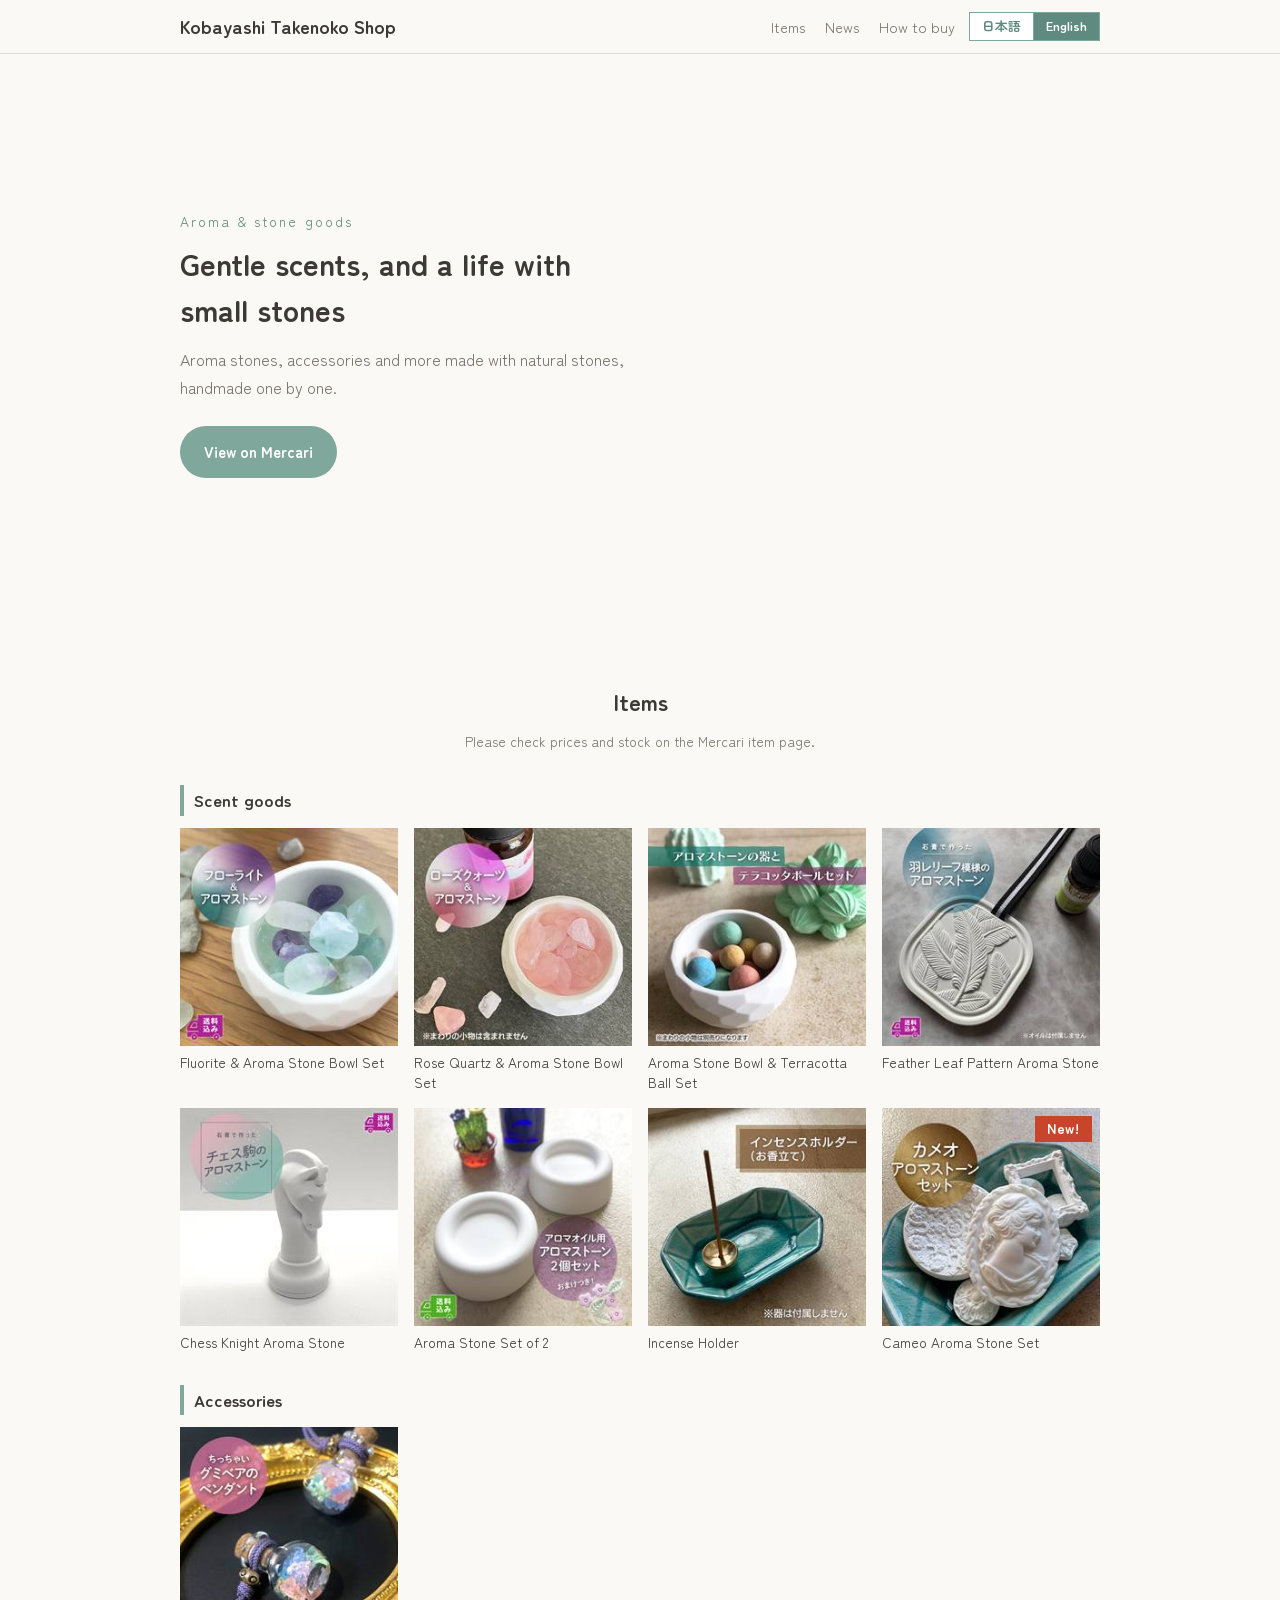
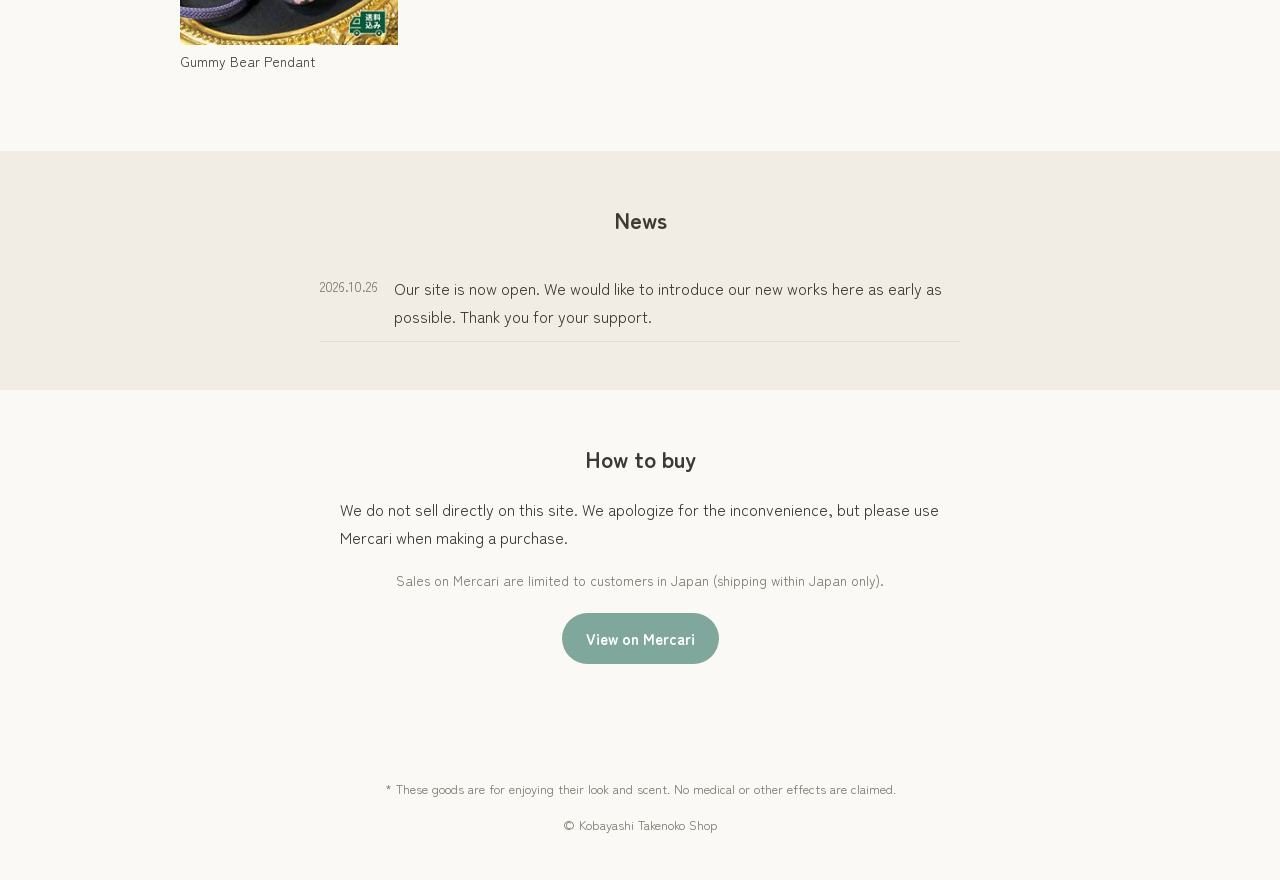
<file: index.html>
<!doctype html>
<html lang="ja">
<head>
<meta charset="utf-8">
<meta name="viewport" content="width=device-width, initial-scale=1, viewport-fit=cover">
<title data-en="Kobayashi Takenoko Shop | Aroma &amp; stone goods">こばやしたけのこ商店 | 香りと石の雑貨</title>
<meta name="description" content="アロマストーン、天然石、アクセサリーなどの手作り雑貨。メルカリで販売しています。" data-en-content="Handmade goods: aroma stones, natural stones, accessories and more. Sold on Mercari (Japan).">
<link rel="preconnect" href="https://fonts.googleapis.com">
<link rel="preconnect" href="https://fonts.gstatic.com" crossorigin>
<link href="https://fonts.googleapis.com/css2?family=Zen+Maru+Gothic:wght@400;700&display=swap" rel="stylesheet">
<link rel="stylesheet" href="css/style.css">
<script src="js/script.js" defer></script>
</head>
<body>

<header class="site-header">
  <div class="wrap header-inner">
    <a class="brand" href="#top" data-en="Kobayashi Takenoko Shop">こばやしたけのこ商店</a>
    <div class="header-tools">
      <nav class="nav" aria-label="メニュー" data-en-label="Menu">
        <a href="#items" data-en="Items">商品</a>
        <a href="#news" data-en="News">お知らせ</a>
        <a href="#buy" data-en="How to buy">購入方法</a>
      </nav>
      <div class="lang" role="group" aria-label="言語 / Language">
        <button type="button" data-lang="ja" aria-pressed="true">日本語</button>
        <button type="button" data-lang="en" aria-pressed="false">English</button>
      </div>
    </div>
  </div>
</header>

<main id="top">

  <!-- トップ:看板商品 -->
  <section class="hero">
    <div class="wrap hero-inner">
      <div class="hero-text">
        <p class="eyebrow" data-en="Aroma &amp; stone goods">香りと石の雑貨</p>
        <h1 data-en="Gentle scents, and a life with small stones">やさしい香りと、<br>小さな石のある暮らし</h1>
        <p class="lead" data-en="Aroma stones, accessories and more made with natural stones, handmade one by one.">天然石を使ったアロマストーンやアクセサリーなどを、ひとつずつ手作りしています。</p>
        <div class="buttons">
          <a class="btn btn-main" href="https://jp.mercari.com/user/profile/546317431" target="_blank" rel="noopener" data-en="View on Mercari">メルカリで見る</a>
        </div>
      </div>
      <div class="hero-photo hero-slides" aria-label="商品の写真(自動で切り替わります。写真を押すと商品の詳細へ)" data-en-label="Product photos (they change automatically; select a photo to see the item)">
        <a class="hero-slide" href="items/cameo-set.html"><img src="img/cameo-set-3-720.jpg" srcset="img/cameo-set-3-480.jpg 480w, img/cameo-set-3-720.jpg 720w" sizes="(max-width: 720px) 92vw, 444px" width="720" height="720" fetchpriority="high" alt="カメオ アロマストーンセット" data-en-alt="Cameo Aroma Stone Set"><span class="badge-new">New!</span><span class="hero-cap" data-en="Cameo Aroma Stone Set">カメオ アロマストーンセット</span></a>
        <a class="hero-slide" href="items/gummy-pendant.html"><img src="img/gummy-pendant-2-720.jpg" srcset="img/gummy-pendant-2-480.jpg 480w, img/gummy-pendant-2-720.jpg 720w" sizes="(max-width: 720px) 92vw, 444px" width="720" height="720" decoding="async" alt="グミベアのペンダント" data-en-alt="Gummy Bear Pendant"><span class="hero-cap" data-en="Gummy Bear Pendant">グミベアのペンダント</span></a>
        <a class="hero-slide" href="items/aroma-feather.html"><img src="img/aroma-feather-2-720.jpg" srcset="img/aroma-feather-2-480.jpg 480w, img/aroma-feather-2-720.jpg 720w" sizes="(max-width: 720px) 92vw, 444px" width="720" height="720" decoding="async" alt="羽リーフ模様のアロマストーン" data-en-alt="Feather Leaf Pattern Aroma Stone"><span class="hero-cap" data-en="Feather Leaf Pattern Aroma Stone">羽リーフ模様のアロマストーン</span></a>
        <a class="hero-slide" href="items/fluorite-set.html"><img src="img/fluorite-set-4-720.jpg" srcset="img/fluorite-set-4-480.jpg 480w, img/fluorite-set-4-720.jpg 720w" sizes="(max-width: 720px) 92vw, 444px" width="720" height="720" decoding="async" alt="蛍石とアロマストーンの器セット" data-en-alt="Fluorite &amp; Aroma Stone Bowl Set"><span class="hero-cap" data-en="Fluorite &amp; Aroma Stone Bowl Set">蛍石とアロマストーンの器セット</span></a>
        <a class="hero-slide" href="items/rosequartz-set.html"><img src="img/rosequartz-set-2-720.jpg" srcset="img/rosequartz-set-2-480.jpg 480w, img/rosequartz-set-2-720.jpg 720w" sizes="(max-width: 720px) 92vw, 444px" width="720" height="720" decoding="async" alt="ローズクォーツとアロマストーンの器セット" data-en-alt="Rose Quartz &amp; Aroma Stone Bowl Set"><span class="hero-cap" data-en="Rose Quartz &amp; Aroma Stone Bowl Set">ローズクォーツとアロマストーンの器セット</span></a>
        <a class="hero-slide" href="items/terracotta-set.html"><img src="img/terracotta-set-3-720.jpg" srcset="img/terracotta-set-3-480.jpg 480w, img/terracotta-set-3-720.jpg 720w" sizes="(max-width: 720px) 92vw, 444px" width="720" height="720" decoding="async" alt="アロマストーンの器とテラコッタボールのセット" data-en-alt="Aroma Stone Bowl &amp; Terracotta Ball Set"><span class="hero-cap" data-en="Aroma Stone Bowl &amp; Terracotta Ball Set">アロマストーンの器とテラコッタボールのセット</span></a>
        <a class="hero-slide" href="items/incense-holder.html"><img src="img/incense-holder-4-720.jpg" srcset="img/incense-holder-4-480.jpg 480w, img/incense-holder-4-720.jpg 720w" sizes="(max-width: 720px) 92vw, 444px" width="720" height="720" decoding="async" alt="お香立て" data-en-alt="Incense Holder"><span class="hero-cap" data-en="Incense Holder">お香立て</span></a>
        <a class="hero-slide" href="items/aroma-chess.html"><img src="img/aroma-chess-3-720.jpg" srcset="img/aroma-chess-3-480.jpg 480w, img/aroma-chess-3-720.jpg 720w" sizes="(max-width: 720px) 92vw, 444px" width="720" height="720" decoding="async" alt="チェス駒のアロマストーン" data-en-alt="Chess Knight Aroma Stone"><span class="hero-cap" data-en="Chess Knight Aroma Stone">チェス駒のアロマストーン</span></a>
      </div>
    </div>
  </section>

  <!-- 商品 -->
  <section id="items" class="section">
    <div class="wrap">
      <h2 data-en="Items">商品</h2>
      <p class="section-note" data-en="Please check prices and stock on the Mercari item page.">価格や在庫は、メルカリの商品ページでご確認ください。</p>

      <div class="category">
        <h3 data-en="Scent goods">香りの雑貨</h3>
        <ul class="cards">
          <li class="card"><a class="card-link" href="items/fluorite-set.html"><div class="thumb"><img src="img/fluorite-set-480.jpg" srcset="img/fluorite-set-240.jpg 240w, img/fluorite-set-480.jpg 480w, img/fluorite-set-720.jpg 720w" sizes="(max-width: 720px) 46vw, 220px" width="480" height="480" loading="lazy" decoding="async" alt="蛍石とアロマストーンの器セット" data-en-alt="Fluorite &amp; Aroma Stone Bowl Set"></div><p data-en="Fluorite &amp; Aroma Stone Bowl Set">蛍石とアロマストーンの器セット</p></a></li>
          <li class="card"><a class="card-link" href="items/rosequartz-set.html"><div class="thumb"><img src="img/rosequartz-set-480.jpg" srcset="img/rosequartz-set-240.jpg 240w, img/rosequartz-set-480.jpg 480w, img/rosequartz-set-720.jpg 720w" sizes="(max-width: 720px) 46vw, 220px" width="480" height="480" loading="lazy" decoding="async" alt="ローズクォーツとアロマストーンの器セット" data-en-alt="Rose Quartz &amp; Aroma Stone Bowl Set"></div><p data-en="Rose Quartz &amp; Aroma Stone Bowl Set">ローズクォーツとアロマストーンの器セット</p></a></li>
          <li class="card"><a class="card-link" href="items/terracotta-set.html"><div class="thumb"><img src="img/terracotta-set-480.jpg" srcset="img/terracotta-set-240.jpg 240w, img/terracotta-set-480.jpg 480w, img/terracotta-set-720.jpg 720w" sizes="(max-width: 720px) 46vw, 220px" width="480" height="480" loading="lazy" decoding="async" alt="アロマストーンの器とテラコッタボールのセット" data-en-alt="Aroma Stone Bowl &amp; Terracotta Ball Set"></div><p data-en="Aroma Stone Bowl &amp; Terracotta Ball Set">アロマストーンの器とテラコッタボールのセット</p></a></li>
          <li class="card"><a class="card-link" href="items/aroma-feather.html"><div class="thumb"><img src="img/aroma-feather-480.jpg" srcset="img/aroma-feather-240.jpg 240w, img/aroma-feather-480.jpg 480w, img/aroma-feather-720.jpg 720w" sizes="(max-width: 720px) 46vw, 220px" width="480" height="480" loading="lazy" decoding="async" alt="羽リーフ模様のアロマストーン(吊り下げタイプ)" data-en-alt="Feather Leaf Pattern Aroma Stone"></div><p data-en="Feather Leaf Pattern Aroma Stone">羽リーフ模様のアロマストーン</p></a></li>
          <li class="card"><a class="card-link" href="items/aroma-chess.html"><div class="thumb"><img src="img/aroma-chess-480.jpg" srcset="img/aroma-chess-240.jpg 240w, img/aroma-chess-480.jpg 480w, img/aroma-chess-720.jpg 720w" sizes="(max-width: 720px) 46vw, 220px" width="480" height="480" loading="lazy" decoding="async" alt="チェス駒(ナイト)のかたちのアロマストーン" data-en-alt="Chess Knight Aroma Stone"></div><p data-en="Chess Knight Aroma Stone">チェス駒のアロマストーン</p></a></li>
          <li class="card"><a class="card-link" href="items/aroma-2set.html"><div class="thumb"><img src="img/aroma-2set-480.jpg" srcset="img/aroma-2set-240.jpg 240w, img/aroma-2set-480.jpg 480w, img/aroma-2set-720.jpg 720w" sizes="(max-width: 720px) 46vw, 220px" width="480" height="480" loading="lazy" decoding="async" alt="アロマストーン2個セット(アロマ用タブレットのおまけ付き)" data-en-alt="Aroma Stone Set of 2"></div><p data-en="Aroma Stone Set of 2">アロマストーン2個セット</p></a></li>
          <li class="card"><a class="card-link" href="items/incense-holder.html"><div class="thumb"><img src="img/incense-holder-480.jpg" srcset="img/incense-holder-240.jpg 240w, img/incense-holder-480.jpg 480w, img/incense-holder-720.jpg 720w" sizes="(max-width: 720px) 46vw, 220px" width="480" height="480" loading="lazy" decoding="async" alt="お香立て(インセンスホルダー)" data-en-alt="Incense Holder"></div><p data-en="Incense Holder">お香立て</p></a></li>
          <li class="card"><a class="card-link" href="items/cameo-set.html"><div class="thumb"><img src="img/cameo-set-480.jpg" srcset="img/cameo-set-240.jpg 240w, img/cameo-set-480.jpg 480w, img/cameo-set-720.jpg 720w" sizes="(max-width: 720px) 46vw, 220px" width="480" height="480" loading="lazy" decoding="async" alt="カメオ アロマストーンセット" data-en-alt="Cameo Aroma Stone Set"><span class="badge-new">New!</span></div><p data-en="Cameo Aroma Stone Set">カメオ アロマストーンセット</p></a></li>
        </ul>
      </div>

      <div class="category">
        <h3 data-en="Accessories">アクセサリー</h3>
        <ul class="cards">
          <li class="card"><a class="card-link" href="items/gummy-pendant.html"><div class="thumb"><img src="img/gummy-pendant-480.jpg" srcset="img/gummy-pendant-240.jpg 240w, img/gummy-pendant-480.jpg 480w, img/gummy-pendant-720.jpg 720w" sizes="(max-width: 720px) 46vw, 220px" width="480" height="480" loading="lazy" decoding="async" alt="グミベアを入れたガラス瓶のペンダント" data-en-alt="Gummy Bear Pendant"></div><p data-en="Gummy Bear Pendant">グミベアのペンダント</p></a></li>
        </ul>
      </div>
    </div>
  </section>

  <!-- お知らせ -->
  <section id="news" class="section section-tint">
    <div class="wrap">
      <h2 data-en="News">お知らせ</h2>
      <ul class="news">
        <li><time datetime="2026-10-26">2026.10.26</time><span data-en="Our site is now open. We would like to introduce our new works here as early as possible. Thank you for your support.">サイトオープンしました。こちらで新しい作品をいち早くご紹介していきたいと思っております。どうぞよろしくお願いいたします。</span></li>
      </ul>
    </div>
  </section>

  <!-- 購入方法 -->
  <section id="buy" class="section">
    <div class="wrap narrow">
      <h2 data-en="How to buy">購入方法</h2>
      <p data-en="We do not sell directly on this site. We apologize for the inconvenience, but please use Mercari when making a purchase.">当サイトでの販売はしておりません。大変ご面倒をおかけしますが、ご購入の際はメルカリをお使いくださいますようお願い申し上げます。</p>
      <p class="en-only">Sales on Mercari are limited to customers in Japan (shipping within Japan only).</p>
      <div class="buttons center">
        <a class="btn btn-main" href="https://jp.mercari.com/user/profile/546317431" target="_blank" rel="noopener" data-en="View on Mercari">メルカリで見る</a>
      </div>
    </div>
  </section>

</main>

<footer class="site-footer">
  <div class="wrap">
    <p data-en="* These goods are for enjoying their look and scent. No medical or other effects are claimed.">※ 商品は、見た目や香りを楽しむ雑貨です。効能・効果をうたうものではありません。</p>
    <p class="copy">&copy; <span data-en="Kobayashi Takenoko Shop">こばやしたけのこ商店</span></p>
  </div>
</footer>

</body>
</html>
</file>
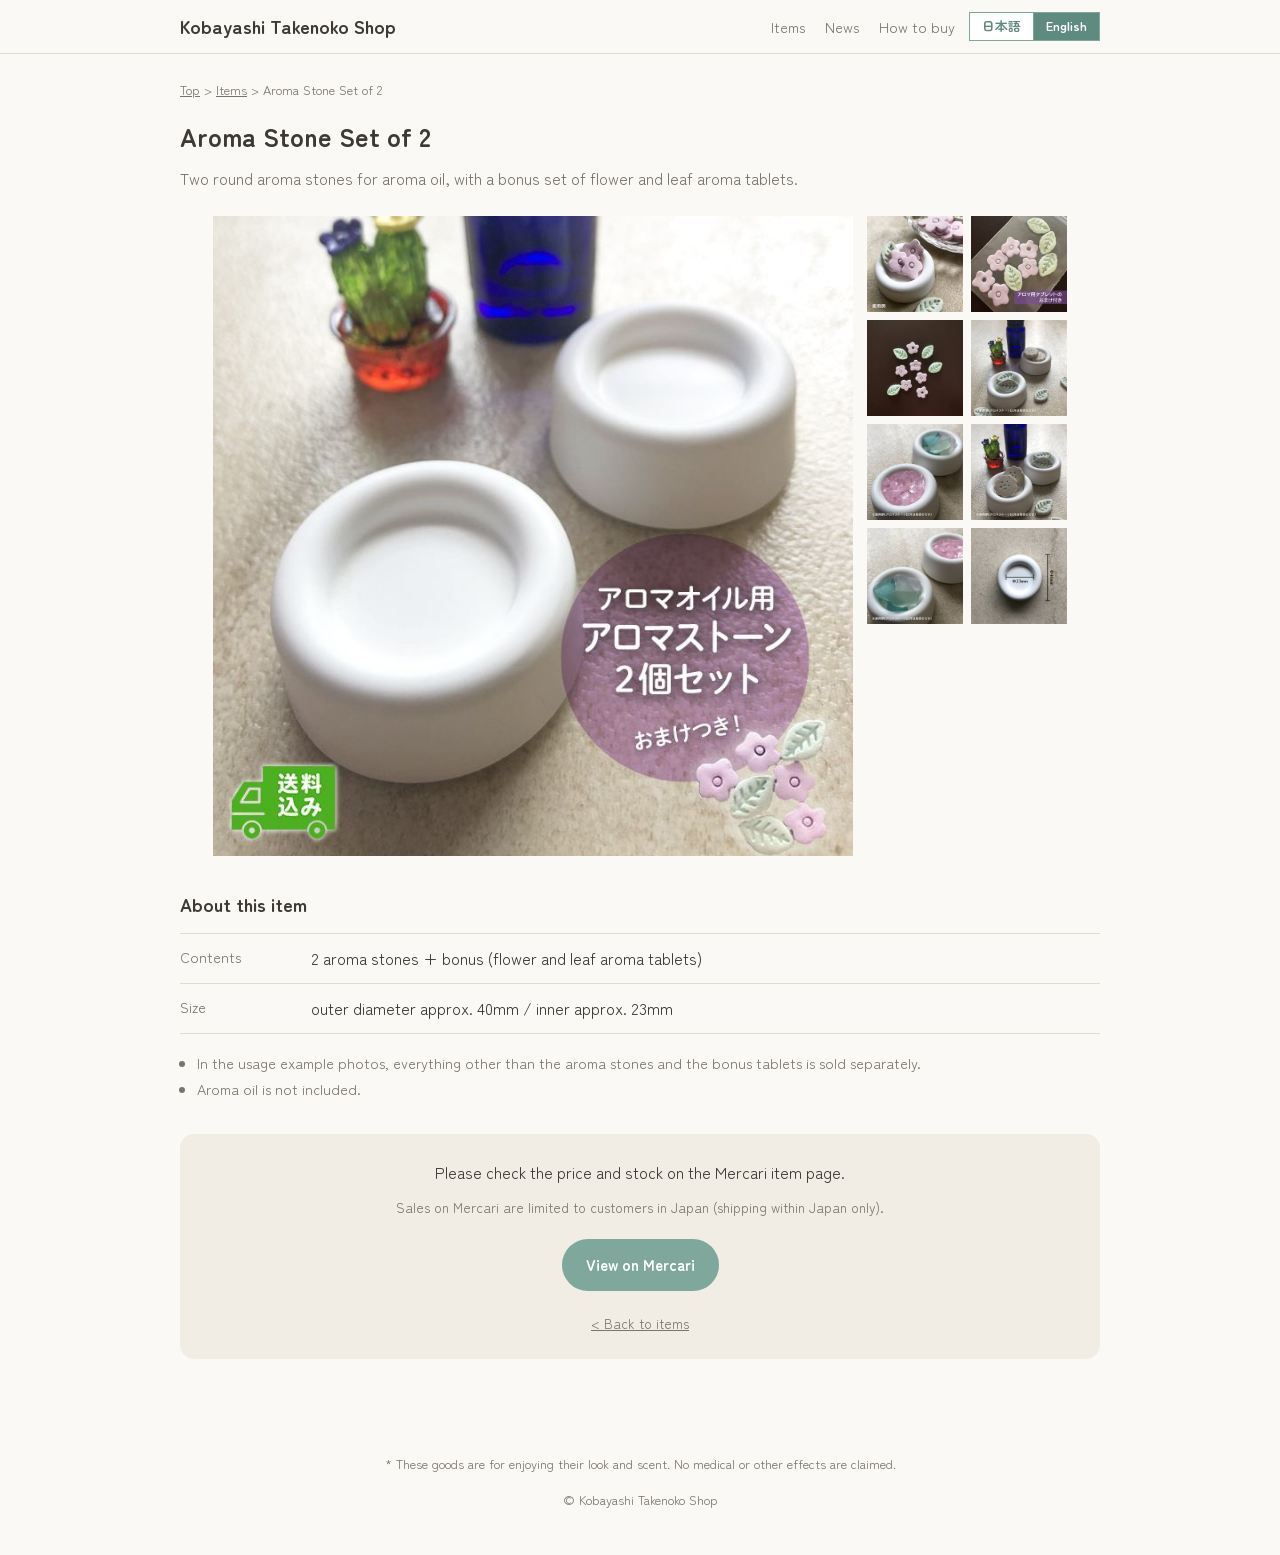
<file: items/aroma-2set.html>
<!doctype html>
<html lang="ja">
<head>
<meta charset="utf-8">
<meta name="viewport" content="width=device-width, initial-scale=1, viewport-fit=cover">
<title data-en="Aroma Stone Set of 2 | Kobayashi Takenoko Shop">アロマストーン2個セット | こばやしたけのこ商店</title>
<meta name="description" content="アロマオイル用の丸いアロマストーンが2個。花と葉っぱのアロマ用タブレットのおまけが付きます。" data-en-content="Two round aroma stones for aroma oil, with a bonus set of flower and leaf aroma tablets.">
<link rel="preconnect" href="https://fonts.googleapis.com">
<link rel="preconnect" href="https://fonts.gstatic.com" crossorigin>
<link href="https://fonts.googleapis.com/css2?family=Zen+Maru+Gothic:wght@400;700&display=swap" rel="stylesheet">
<link rel="stylesheet" href="../css/style.css">
<script src="../js/script.js" defer></script>
</head>
<body>

<header class="site-header">
  <div class="wrap header-inner">
    <a class="brand" href="../index.html" data-en="Kobayashi Takenoko Shop">こばやしたけのこ商店</a>
    <div class="header-tools">
      <nav class="nav" aria-label="メニュー" data-en-label="Menu">
        <a href="../index.html#items" data-en="Items">商品</a>
        <a href="../index.html#news" data-en="News">お知らせ</a>
        <a href="../index.html#buy" data-en="How to buy">購入方法</a>
      </nav>
      <div class="lang" role="group" aria-label="言語 / Language">
        <button type="button" data-lang="ja" aria-pressed="true">日本語</button>
        <button type="button" data-lang="en" aria-pressed="false">English</button>
      </div>
    </div>
  </div>
</header>

<main>
  <div class="wrap detail">
    <p class="breadcrumb"><a href="../index.html" data-en="Top">トップ</a> &gt; <a href="../index.html#items" data-en="Items">商品</a> &gt; <span data-en="Aroma Stone Set of 2">アロマストーン2個セット</span></p>

    <h1 class="item-title"><span data-en="Aroma Stone Set of 2">アロマストーン2個セット</span></h1>
    <p class="lead" data-en="Two round aroma stones for aroma oil, with a bonus set of flower and leaf aroma tablets.">アロマオイル用の丸いアロマストーンが2個。花と葉っぱのアロマ用タブレットのおまけが付きます。</p>

    <div class="gallery">
      <div class="g-stage"><a class="g-link" href="../img/aroma-2set-720.jpg"><img src="../img/aroma-2set-720.jpg" srcset="../img/aroma-2set-480.jpg 480w, ../img/aroma-2set-720.jpg 720w" sizes="(max-width: 720px) 100vw, 640px" width="720" height="720" fetchpriority="high" alt="アロマストーン2個セット" data-en-alt="Aroma Stone Set of 2"></a></div>
      <ul class="g-thumbs" aria-label="ほかの写真" data-en-label="Other photos">
        <li><a class="g-link" href="../img/aroma-2set-2-720.jpg"><img src="../img/aroma-2set-2-240.jpg" srcset="../img/aroma-2set-2-240.jpg 240w, ../img/aroma-2set-2-480.jpg 480w" sizes="96px" width="240" height="240" loading="lazy" decoding="async" alt="アロマストーン2個セットの写真2" data-en-alt="Aroma Stone Set of 2 - photo 2"></a></li>
        <li><a class="g-link" href="../img/aroma-2set-3-720.jpg"><img src="../img/aroma-2set-3-240.jpg" srcset="../img/aroma-2set-3-240.jpg 240w, ../img/aroma-2set-3-480.jpg 480w" sizes="96px" width="240" height="240" loading="lazy" decoding="async" alt="アロマストーン2個セットの写真3" data-en-alt="Aroma Stone Set of 2 - photo 3"></a></li>
        <li><a class="g-link" href="../img/aroma-2set-4-720.jpg"><img src="../img/aroma-2set-4-240.jpg" srcset="../img/aroma-2set-4-240.jpg 240w, ../img/aroma-2set-4-480.jpg 480w" sizes="96px" width="240" height="240" loading="lazy" decoding="async" alt="おまけの花と葉っぱのタブレット" data-en-alt="Aroma Stone Set of 2 - photo 4"></a></li>
        <li><a class="g-link" href="../img/aroma-2set-5-720.jpg"><img src="../img/aroma-2set-5-240.jpg" srcset="../img/aroma-2set-5-240.jpg 240w, ../img/aroma-2set-5-480.jpg 480w" sizes="96px" width="240" height="240" loading="lazy" decoding="async" alt="アロマストーンの使用例" data-en-alt="Aroma Stone Set of 2 - photo 5"></a></li>
        <li><a class="g-link" href="../img/aroma-2set-6-720.jpg"><img src="../img/aroma-2set-6-240.jpg" srcset="../img/aroma-2set-6-240.jpg 240w, ../img/aroma-2set-6-480.jpg 480w" sizes="96px" width="240" height="240" loading="lazy" decoding="async" alt="石を入れたアロマストーンの使用例" data-en-alt="Aroma Stone Set of 2 - photo 6"></a></li>
        <li><a class="g-link" href="../img/aroma-2set-7-720.jpg"><img src="../img/aroma-2set-7-240.jpg" srcset="../img/aroma-2set-7-240.jpg 240w, ../img/aroma-2set-7-480.jpg 480w" sizes="96px" width="240" height="240" loading="lazy" decoding="async" alt="アロマストーン2個セットの写真7" data-en-alt="Aroma Stone Set of 2 - photo 7"></a></li>
        <li><a class="g-link" href="../img/aroma-2set-8-720.jpg"><img src="../img/aroma-2set-8-240.jpg" srcset="../img/aroma-2set-8-240.jpg 240w, ../img/aroma-2set-8-480.jpg 480w" sizes="96px" width="240" height="240" loading="lazy" decoding="async" alt="アロマストーン2個セットの写真8" data-en-alt="Aroma Stone Set of 2 - photo 8"></a></li>
        <li><a class="g-link" href="../img/aroma-2set-9-720.jpg"><img src="../img/aroma-2set-9-240.jpg" srcset="../img/aroma-2set-9-240.jpg 240w, ../img/aroma-2set-9-480.jpg 480w" sizes="96px" width="240" height="240" loading="lazy" decoding="async" alt="アロマストーンのサイズを示した写真" data-en-alt="Aroma Stone Set of 2 - photo 9"></a></li>
      </ul>
    </div>

    <section class="item-info">
      <h2 data-en="About this item">商品について</h2>
      <dl class="spec">
        <div><dt data-en="Contents">内容</dt><dd data-en="2 aroma stones + bonus (flower and leaf aroma tablets)">アロマストーン 2個 + おまけ(花と葉っぱのアロマ用タブレット)</dd></div>
        <div><dt data-en="Size">サイズ</dt><dd data-en="outer diameter approx. 40mm / inner approx. 23mm">外径 約40mm / 内側 約23mm</dd></div>
      </dl>
      <ul class="item-notes">
        <li data-en="In the usage example photos, everything other than the aroma stones and the bonus tablets is sold separately.">使用例の写真は、アロマストーンとおまけのタブレット以外は別売りです。</li>
        <li data-en="Aroma oil is not included.">アロマオイルは付属しません。</li>
      </ul>
    </section>

    <section class="item-buy">
      <p data-en="Please check the price and stock on the Mercari item page.">価格や在庫は、メルカリの商品ページでご確認ください。</p>
      <p class="en-only">Sales on Mercari are limited to customers in Japan (shipping within Japan only).</p>
      <div class="buttons center">
        <a class="btn btn-main" href="https://jp.mercari.com/item/m66376890119" target="_blank" rel="noopener" data-en="View on Mercari">メルカリで見る</a>
      </div>
      <p class="small"><a href="../index.html#items" data-en="&lt; Back to items">&lt; 商品一覧にもどる</a></p>
    </section>
  </div>
</main>

<footer class="site-footer">
  <div class="wrap">
    <p data-en="* These goods are for enjoying their look and scent. No medical or other effects are claimed.">※ 商品は、見た目や香りを楽しむ雑貨です。効能・効果をうたうものではありません。</p>
    <p class="copy">&copy; <span data-en="Kobayashi Takenoko Shop">こばやしたけのこ商店</span></p>
  </div>
</footer>

</body>
</html>
</file>
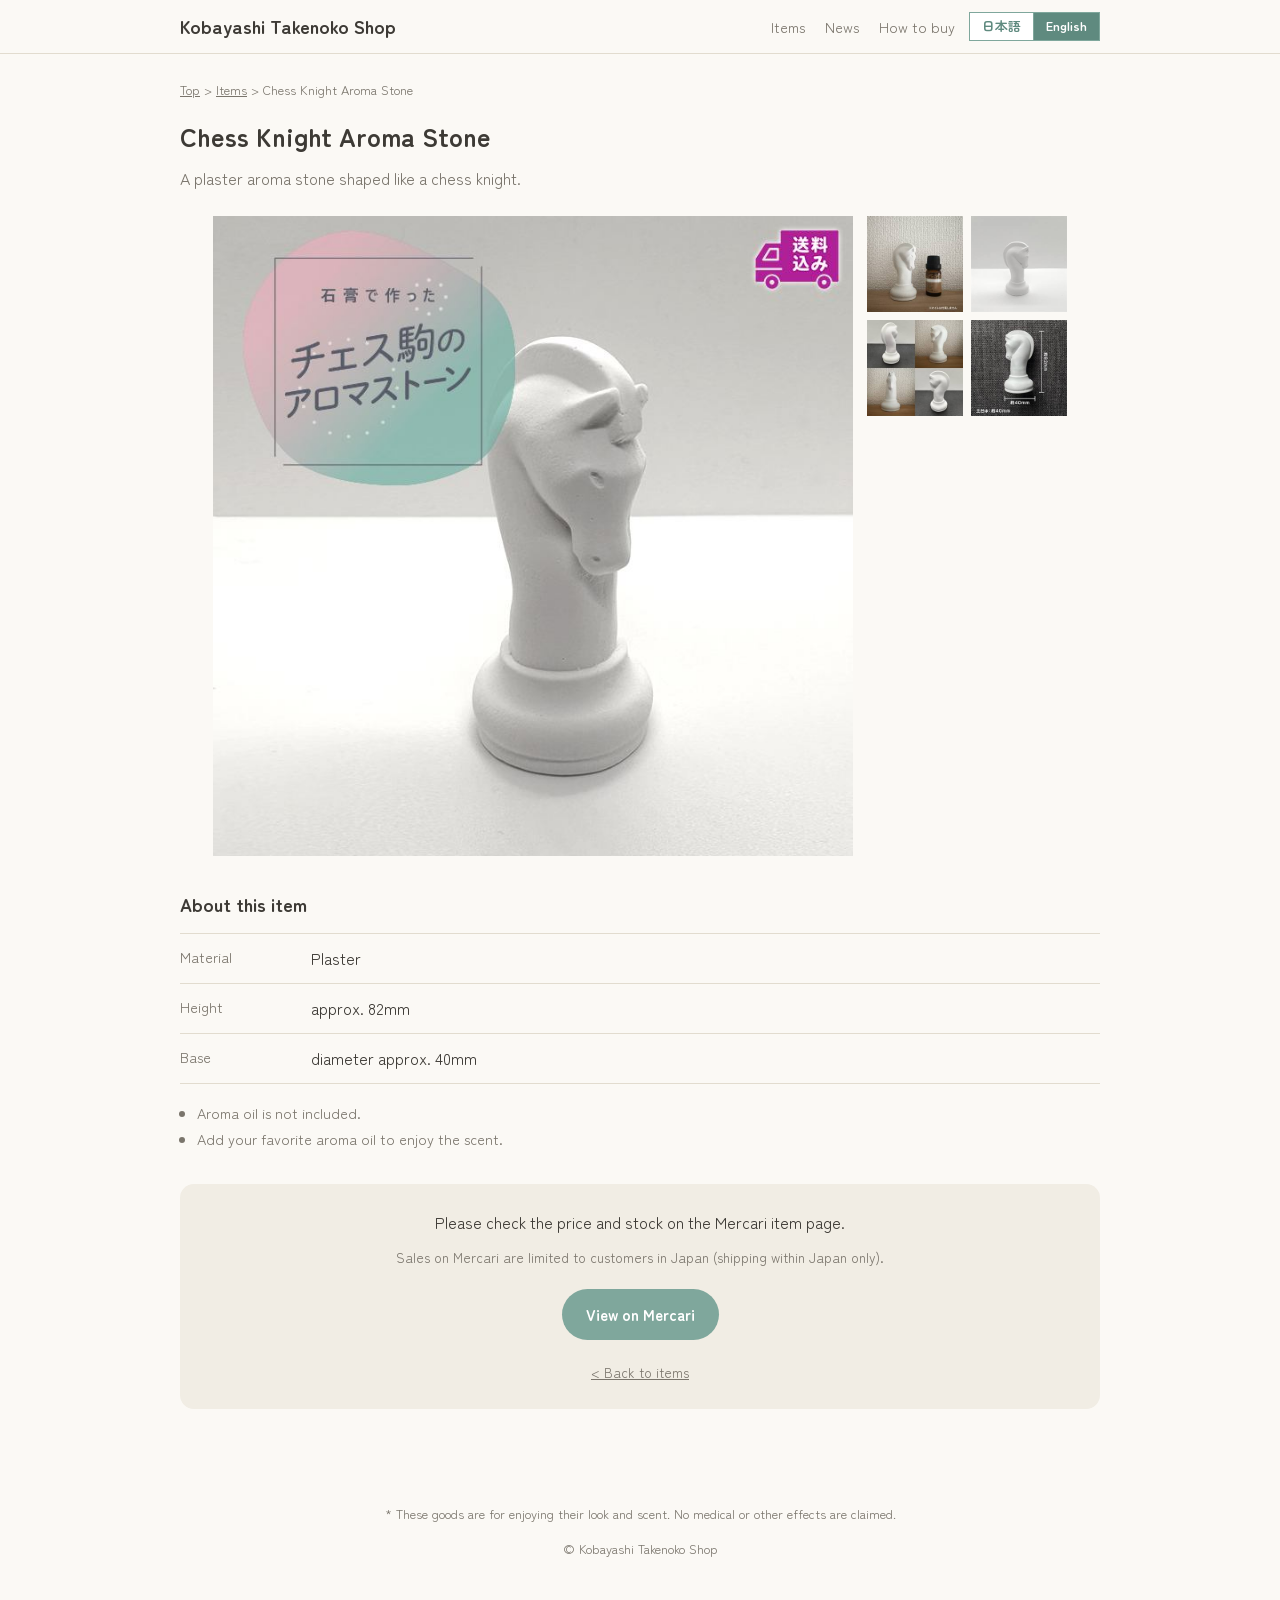
<file: items/aroma-chess.html>
<!doctype html>
<html lang="ja">
<head>
<meta charset="utf-8">
<meta name="viewport" content="width=device-width, initial-scale=1, viewport-fit=cover">
<title data-en="Chess Knight Aroma Stone | Kobayashi Takenoko Shop">チェス駒のアロマストーン | こばやしたけのこ商店</title>
<meta name="description" content="石膏で作った、チェスの駒(ナイト)のかたちのアロマストーンです。" data-en-content="A plaster aroma stone shaped like a chess knight.">
<link rel="preconnect" href="https://fonts.googleapis.com">
<link rel="preconnect" href="https://fonts.gstatic.com" crossorigin>
<link href="https://fonts.googleapis.com/css2?family=Zen+Maru+Gothic:wght@400;700&display=swap" rel="stylesheet">
<link rel="stylesheet" href="../css/style.css">
<script src="../js/script.js" defer></script>
</head>
<body>

<header class="site-header">
  <div class="wrap header-inner">
    <a class="brand" href="../index.html" data-en="Kobayashi Takenoko Shop">こばやしたけのこ商店</a>
    <div class="header-tools">
      <nav class="nav" aria-label="メニュー" data-en-label="Menu">
        <a href="../index.html#items" data-en="Items">商品</a>
        <a href="../index.html#news" data-en="News">お知らせ</a>
        <a href="../index.html#buy" data-en="How to buy">購入方法</a>
      </nav>
      <div class="lang" role="group" aria-label="言語 / Language">
        <button type="button" data-lang="ja" aria-pressed="true">日本語</button>
        <button type="button" data-lang="en" aria-pressed="false">English</button>
      </div>
    </div>
  </div>
</header>

<main>
  <div class="wrap detail">
    <p class="breadcrumb"><a href="../index.html" data-en="Top">トップ</a> &gt; <a href="../index.html#items" data-en="Items">商品</a> &gt; <span data-en="Chess Knight Aroma Stone">チェス駒のアロマストーン</span></p>

    <h1 class="item-title"><span data-en="Chess Knight Aroma Stone">チェス駒のアロマストーン</span></h1>
    <p class="lead" data-en="A plaster aroma stone shaped like a chess knight.">石膏で作った、チェスの駒(ナイト)のかたちのアロマストーンです。</p>

    <div class="gallery">
      <div class="g-stage"><a class="g-link" href="../img/aroma-chess-720.jpg"><img src="../img/aroma-chess-720.jpg" srcset="../img/aroma-chess-480.jpg 480w, ../img/aroma-chess-720.jpg 720w" sizes="(max-width: 720px) 100vw, 640px" width="720" height="720" fetchpriority="high" alt="チェス駒(ナイト)のかたちのアロマストーン" data-en-alt="Chess Knight Aroma Stone"></a></div>
      <ul class="g-thumbs" aria-label="ほかの写真" data-en-label="Other photos">
        <li><a class="g-link" href="../img/aroma-chess-2-720.jpg"><img src="../img/aroma-chess-2-240.jpg" srcset="../img/aroma-chess-2-240.jpg 240w, ../img/aroma-chess-2-480.jpg 480w" sizes="96px" width="240" height="240" loading="lazy" decoding="async" alt="アロマオイルの瓶と並べた様子" data-en-alt="Chess Knight Aroma Stone - photo 2"></a></li>
        <li><a class="g-link" href="../img/aroma-chess-3-720.jpg"><img src="../img/aroma-chess-3-240.jpg" srcset="../img/aroma-chess-3-240.jpg 240w, ../img/aroma-chess-3-480.jpg 480w" sizes="96px" width="240" height="240" loading="lazy" decoding="async" alt="白い背景のチェス駒のアロマストーン" data-en-alt="Chess Knight Aroma Stone - photo 3"></a></li>
        <li><a class="g-link" href="../img/aroma-chess-4-720.jpg"><img src="../img/aroma-chess-4-240.jpg" srcset="../img/aroma-chess-4-240.jpg 240w, ../img/aroma-chess-4-480.jpg 480w" sizes="96px" width="240" height="240" loading="lazy" decoding="async" alt="いろいろな角度から見たチェス駒" data-en-alt="Chess Knight Aroma Stone - photo 4"></a></li>
        <li><a class="g-link" href="../img/aroma-chess-5-720.jpg"><img src="../img/aroma-chess-5-240.jpg" srcset="../img/aroma-chess-5-240.jpg 240w, ../img/aroma-chess-5-480.jpg 480w" sizes="96px" width="240" height="240" loading="lazy" decoding="async" alt="サイズを示した写真" data-en-alt="Chess Knight Aroma Stone - photo 5"></a></li>
      </ul>
    </div>

    <section class="item-info">
      <h2 data-en="About this item">商品について</h2>
      <dl class="spec">
        <div><dt data-en="Material">素材</dt><dd data-en="Plaster">石膏</dd></div>
        <div><dt data-en="Height">高さ</dt><dd data-en="approx. 82mm">約82mm</dd></div>
        <div><dt data-en="Base">土台</dt><dd data-en="diameter approx. 40mm">直径 約40mm</dd></div>
      </dl>
      <ul class="item-notes">
        <li data-en="Aroma oil is not included.">アロマオイルは付属しません。</li>
        <li data-en="Add your favorite aroma oil to enjoy the scent.">お好みのアロマオイルをたらして、香りを楽しめます。</li>
      </ul>
    </section>

    <section class="item-buy">
      <p data-en="Please check the price and stock on the Mercari item page.">価格や在庫は、メルカリの商品ページでご確認ください。</p>
      <p class="en-only">Sales on Mercari are limited to customers in Japan (shipping within Japan only).</p>
      <div class="buttons center">
        <a class="btn btn-main" href="https://jp.mercari.com/item/m68760421220" target="_blank" rel="noopener" data-en="View on Mercari">メルカリで見る</a>
      </div>
      <p class="small"><a href="../index.html#items" data-en="&lt; Back to items">&lt; 商品一覧にもどる</a></p>
    </section>
  </div>
</main>

<footer class="site-footer">
  <div class="wrap">
    <p data-en="* These goods are for enjoying their look and scent. No medical or other effects are claimed.">※ 商品は、見た目や香りを楽しむ雑貨です。効能・効果をうたうものではありません。</p>
    <p class="copy">&copy; <span data-en="Kobayashi Takenoko Shop">こばやしたけのこ商店</span></p>
  </div>
</footer>

</body>
</html>
</file>
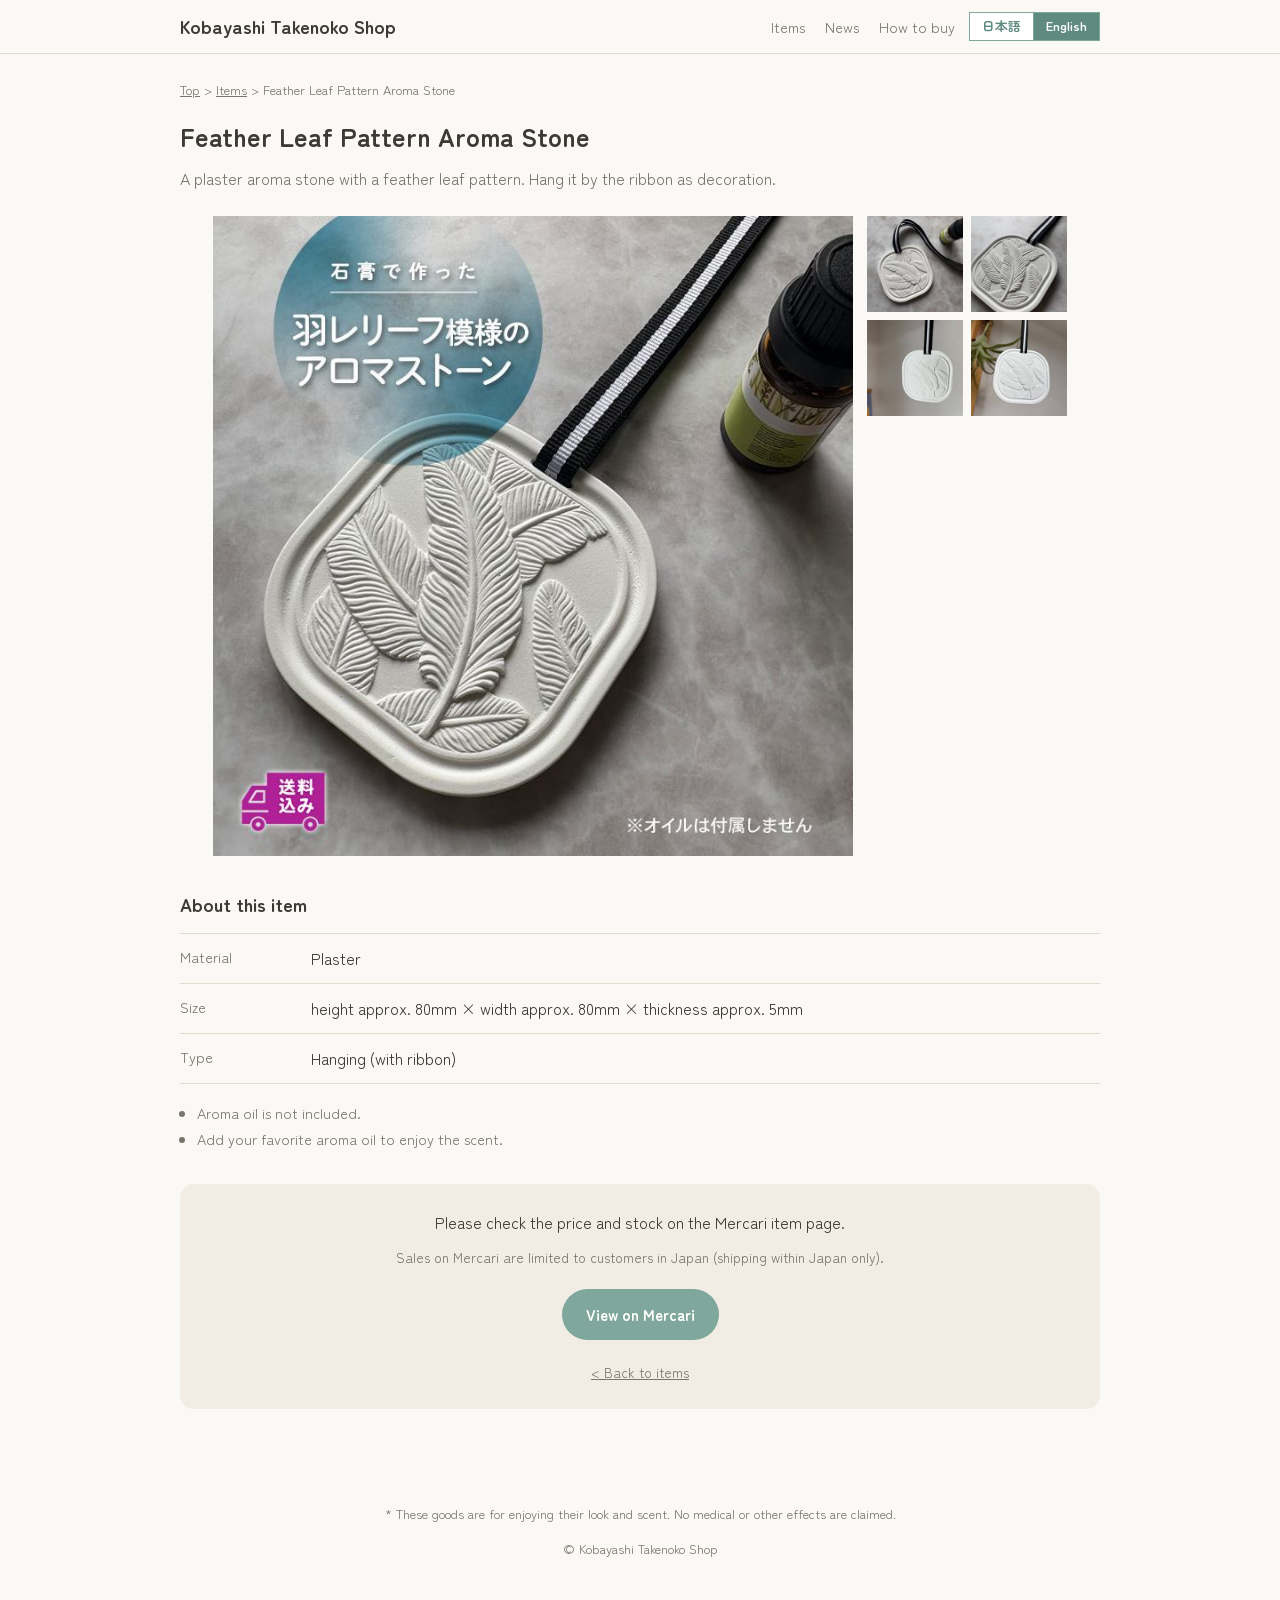
<file: items/aroma-feather.html>
<!doctype html>
<html lang="ja">
<head>
<meta charset="utf-8">
<meta name="viewport" content="width=device-width, initial-scale=1, viewport-fit=cover">
<title data-en="Feather Leaf Pattern Aroma Stone | Kobayashi Takenoko Shop">羽リーフ模様のアロマストーン | こばやしたけのこ商店</title>
<meta name="description" content="石膏で作った、羽リーフ模様のアロマストーンです。リボンで吊り下げて飾れます。" data-en-content="A plaster aroma stone with a feather leaf pattern. Hang it by the ribbon as decoration.">
<link rel="preconnect" href="https://fonts.googleapis.com">
<link rel="preconnect" href="https://fonts.gstatic.com" crossorigin>
<link href="https://fonts.googleapis.com/css2?family=Zen+Maru+Gothic:wght@400;700&display=swap" rel="stylesheet">
<link rel="stylesheet" href="../css/style.css">
<script src="../js/script.js" defer></script>
</head>
<body>

<header class="site-header">
  <div class="wrap header-inner">
    <a class="brand" href="../index.html" data-en="Kobayashi Takenoko Shop">こばやしたけのこ商店</a>
    <div class="header-tools">
      <nav class="nav" aria-label="メニュー" data-en-label="Menu">
        <a href="../index.html#items" data-en="Items">商品</a>
        <a href="../index.html#news" data-en="News">お知らせ</a>
        <a href="../index.html#buy" data-en="How to buy">購入方法</a>
      </nav>
      <div class="lang" role="group" aria-label="言語 / Language">
        <button type="button" data-lang="ja" aria-pressed="true">日本語</button>
        <button type="button" data-lang="en" aria-pressed="false">English</button>
      </div>
    </div>
  </div>
</header>

<main>
  <div class="wrap detail">
    <p class="breadcrumb"><a href="../index.html" data-en="Top">トップ</a> &gt; <a href="../index.html#items" data-en="Items">商品</a> &gt; <span data-en="Feather Leaf Pattern Aroma Stone">羽リーフ模様のアロマストーン</span></p>

    <h1 class="item-title"><span data-en="Feather Leaf Pattern Aroma Stone">羽リーフ模様のアロマストーン</span></h1>
    <p class="lead" data-en="A plaster aroma stone with a feather leaf pattern. Hang it by the ribbon as decoration.">石膏で作った、羽リーフ模様のアロマストーンです。リボンで吊り下げて飾れます。</p>

    <div class="gallery">
      <div class="g-stage"><a class="g-link" href="../img/aroma-feather-720.jpg"><img src="../img/aroma-feather-720.jpg" srcset="../img/aroma-feather-480.jpg 480w, ../img/aroma-feather-720.jpg 720w" sizes="(max-width: 720px) 100vw, 640px" width="720" height="720" fetchpriority="high" alt="羽リーフ模様のアロマストーン(吊り下げタイプ)" data-en-alt="Feather Leaf Pattern Aroma Stone"></a></div>
      <ul class="g-thumbs" aria-label="ほかの写真" data-en-label="Other photos">
        <li><a class="g-link" href="../img/aroma-feather-2-720.jpg"><img src="../img/aroma-feather-2-240.jpg" srcset="../img/aroma-feather-2-240.jpg 240w, ../img/aroma-feather-2-480.jpg 480w" sizes="96px" width="240" height="240" loading="lazy" decoding="async" alt="リボンを付けた羽リーフ模様のアロマストーン" data-en-alt="Feather Leaf Pattern Aroma Stone - photo 2"></a></li>
        <li><a class="g-link" href="../img/aroma-feather-3-720.jpg"><img src="../img/aroma-feather-3-240.jpg" srcset="../img/aroma-feather-3-240.jpg 240w, ../img/aroma-feather-3-480.jpg 480w" sizes="96px" width="240" height="240" loading="lazy" decoding="async" alt="羽リーフ模様のアロマストーンのアップ" data-en-alt="Feather Leaf Pattern Aroma Stone - photo 3"></a></li>
        <li><a class="g-link" href="../img/aroma-feather-4-720.jpg"><img src="../img/aroma-feather-4-240.jpg" srcset="../img/aroma-feather-4-240.jpg 240w, ../img/aroma-feather-4-480.jpg 480w" sizes="96px" width="240" height="240" loading="lazy" decoding="async" alt="壁に吊り下げた様子" data-en-alt="Feather Leaf Pattern Aroma Stone - photo 4"></a></li>
        <li><a class="g-link" href="../img/aroma-feather-5-720.jpg"><img src="../img/aroma-feather-5-240.jpg" srcset="../img/aroma-feather-5-240.jpg 240w, ../img/aroma-feather-5-480.jpg 480w" sizes="96px" width="240" height="240" loading="lazy" decoding="async" alt="植物のそばに吊り下げた様子" data-en-alt="Feather Leaf Pattern Aroma Stone - photo 5"></a></li>
      </ul>
    </div>

    <section class="item-info">
      <h2 data-en="About this item">商品について</h2>
      <dl class="spec">
        <div><dt data-en="Material">素材</dt><dd data-en="Plaster">石膏</dd></div>
        <div><dt data-en="Size">サイズ</dt><dd data-en="height approx. 80mm &#215; width approx. 80mm &#215; thickness approx. 5mm">縦 約80mm &#215; 横 約80mm &#215; 厚み 約5mm</dd></div>
        <div><dt data-en="Type">タイプ</dt><dd data-en="Hanging (with ribbon)">吊り下げ(リボン付き)</dd></div>
      </dl>
      <ul class="item-notes">
        <li data-en="Aroma oil is not included.">アロマオイルは付属しません。</li>
        <li data-en="Add your favorite aroma oil to enjoy the scent.">お好みのアロマオイルをたらして、香りを楽しめます。</li>
      </ul>
    </section>

    <section class="item-buy">
      <p data-en="Please check the price and stock on the Mercari item page.">価格や在庫は、メルカリの商品ページでご確認ください。</p>
      <p class="en-only">Sales on Mercari are limited to customers in Japan (shipping within Japan only).</p>
      <div class="buttons center">
        <a class="btn btn-main" href="https://jp.mercari.com/item/m23624599944" target="_blank" rel="noopener" data-en="View on Mercari">メルカリで見る</a>
      </div>
      <p class="small"><a href="../index.html#items" data-en="&lt; Back to items">&lt; 商品一覧にもどる</a></p>
    </section>
  </div>
</main>

<footer class="site-footer">
  <div class="wrap">
    <p data-en="* These goods are for enjoying their look and scent. No medical or other effects are claimed.">※ 商品は、見た目や香りを楽しむ雑貨です。効能・効果をうたうものではありません。</p>
    <p class="copy">&copy; <span data-en="Kobayashi Takenoko Shop">こばやしたけのこ商店</span></p>
  </div>
</footer>

</body>
</html>
</file>
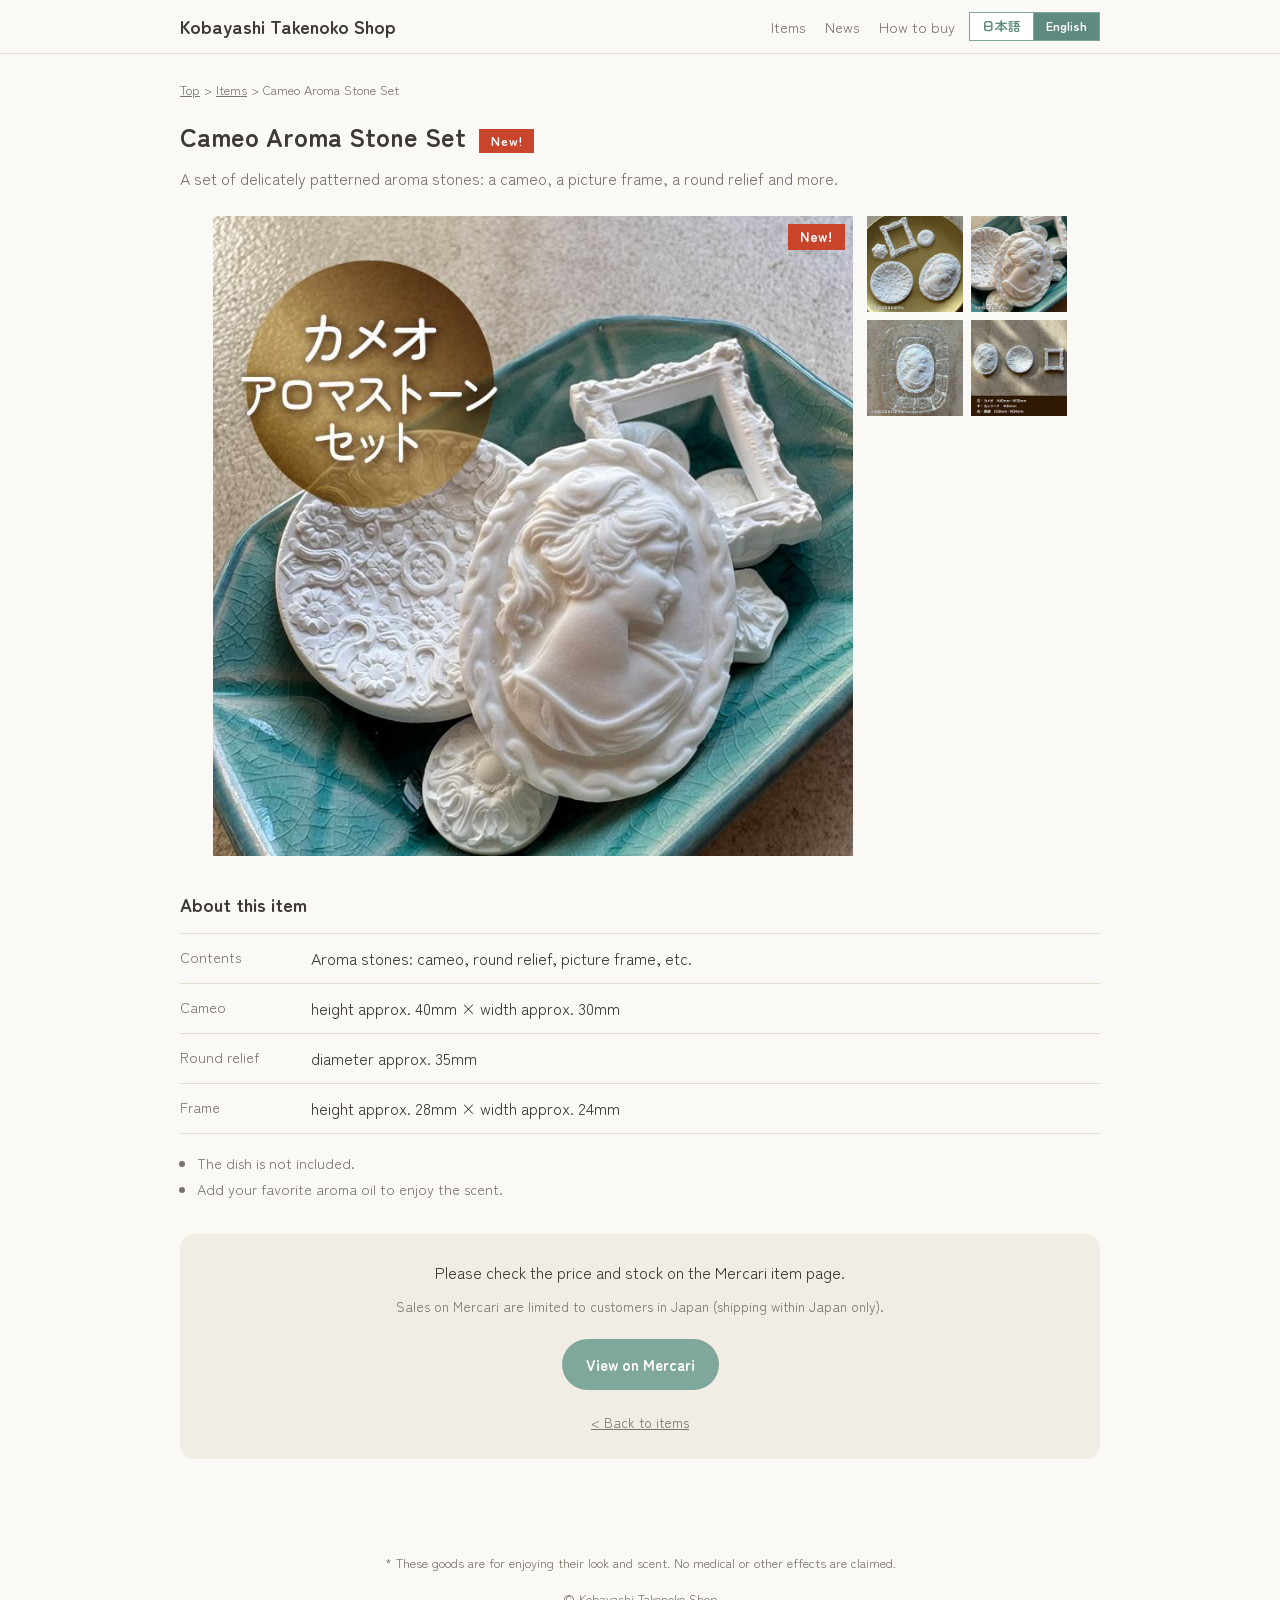
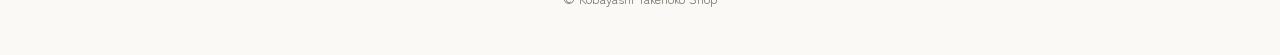
<file: items/cameo-set.html>
<!doctype html>
<html lang="ja">
<head>
<meta charset="utf-8">
<meta name="viewport" content="width=device-width, initial-scale=1, viewport-fit=cover">
<title data-en="Cameo Aroma Stone Set | Kobayashi Takenoko Shop">カメオ アロマストーンセット | こばやしたけのこ商店</title>
<meta name="description" content="カメオや額縁、丸いレリーフなど、繊細な模様のアロマストーンを組み合わせたセットです。" data-en-content="A set of delicately patterned aroma stones: a cameo, a picture frame, a round relief and more.">
<link rel="preconnect" href="https://fonts.googleapis.com">
<link rel="preconnect" href="https://fonts.gstatic.com" crossorigin>
<link href="https://fonts.googleapis.com/css2?family=Zen+Maru+Gothic:wght@400;700&display=swap" rel="stylesheet">
<link rel="stylesheet" href="../css/style.css">
<script src="../js/script.js" defer></script>
</head>
<body>

<header class="site-header">
  <div class="wrap header-inner">
    <a class="brand" href="../index.html" data-en="Kobayashi Takenoko Shop">こばやしたけのこ商店</a>
    <div class="header-tools">
      <nav class="nav" aria-label="メニュー" data-en-label="Menu">
        <a href="../index.html#items" data-en="Items">商品</a>
        <a href="../index.html#news" data-en="News">お知らせ</a>
        <a href="../index.html#buy" data-en="How to buy">購入方法</a>
      </nav>
      <div class="lang" role="group" aria-label="言語 / Language">
        <button type="button" data-lang="ja" aria-pressed="true">日本語</button>
        <button type="button" data-lang="en" aria-pressed="false">English</button>
      </div>
    </div>
  </div>
</header>

<main>
  <div class="wrap detail">
    <p class="breadcrumb"><a href="../index.html" data-en="Top">トップ</a> &gt; <a href="../index.html#items" data-en="Items">商品</a> &gt; <span data-en="Cameo Aroma Stone Set">カメオ アロマストーンセット</span></p>

    <h1 class="item-title"><span data-en="Cameo Aroma Stone Set">カメオ アロマストーンセット</span> <span class="badge-new badge-inline">New!</span></h1>
    <p class="lead" data-en="A set of delicately patterned aroma stones: a cameo, a picture frame, a round relief and more.">カメオや額縁、丸いレリーフなど、繊細な模様のアロマストーンを組み合わせたセットです。</p>

    <div class="gallery">
      <div class="g-stage"><a class="g-link" href="../img/cameo-set-720.jpg"><img src="../img/cameo-set-720.jpg" srcset="../img/cameo-set-480.jpg 480w, ../img/cameo-set-720.jpg 720w" sizes="(max-width: 720px) 100vw, 640px" width="720" height="720" fetchpriority="high" alt="青緑の器に入れたカメオ アロマストーンセット" data-en-alt="Cameo Aroma Stone Set"></a><span class="badge-new">New!</span></div>
      <ul class="g-thumbs" aria-label="ほかの写真" data-en-label="Other photos">
        <li><a class="g-link" href="../img/cameo-set-2-720.jpg"><img src="../img/cameo-set-2-240.jpg" srcset="../img/cameo-set-2-240.jpg 240w, ../img/cameo-set-2-480.jpg 480w" sizes="96px" width="240" height="240" loading="lazy" decoding="async" alt="カメオ、丸レリーフ、額縁などを並べた様子" data-en-alt="Cameo Aroma Stone Set - photo 2"></a></li>
        <li><a class="g-link" href="../img/cameo-set-3-720.jpg"><img src="../img/cameo-set-3-240.jpg" srcset="../img/cameo-set-3-240.jpg 240w, ../img/cameo-set-3-480.jpg 480w" sizes="96px" width="240" height="240" loading="lazy" decoding="async" alt="カメオのアップ" data-en-alt="Cameo Aroma Stone Set - photo 3"></a></li>
        <li><a class="g-link" href="../img/cameo-set-4-720.jpg"><img src="../img/cameo-set-4-240.jpg" srcset="../img/cameo-set-4-240.jpg 240w, ../img/cameo-set-4-480.jpg 480w" sizes="96px" width="240" height="240" loading="lazy" decoding="async" alt="ガラスの器にのせたカメオ" data-en-alt="Cameo Aroma Stone Set - photo 4"></a></li>
        <li><a class="g-link" href="../img/cameo-set-5-720.jpg"><img src="../img/cameo-set-5-240.jpg" srcset="../img/cameo-set-5-240.jpg 240w, ../img/cameo-set-5-480.jpg 480w" sizes="96px" width="240" height="240" loading="lazy" decoding="async" alt="カメオ、丸レリーフ、額縁のサイズを示した写真" data-en-alt="Cameo Aroma Stone Set - photo 5"></a></li>
      </ul>
    </div>

    <section class="item-info">
      <h2 data-en="About this item">商品について</h2>
      <dl class="spec">
        <div><dt data-en="Contents">内容</dt><dd data-en="Aroma stones: cameo, round relief, picture frame, etc.">カメオ、丸レリーフ、額縁などのアロマストーン</dd></div>
        <div><dt data-en="Cameo">カメオ</dt><dd data-en="height approx. 40mm &#215; width approx. 30mm">高さ 約40mm &#215; 幅 約30mm</dd></div>
        <div><dt data-en="Round relief">丸レリーフ</dt><dd data-en="diameter approx. 35mm">直径 約35mm</dd></div>
        <div><dt data-en="Frame">額縁</dt><dd data-en="height approx. 28mm &#215; width approx. 24mm">高さ 約28mm &#215; 幅 約24mm</dd></div>
      </dl>
      <ul class="item-notes">
        <li data-en="The dish is not included.">お皿は含まれません。</li>
        <li data-en="Add your favorite aroma oil to enjoy the scent.">お好みのアロマオイルをたらして、香りを楽しめます。</li>
      </ul>
    </section>

    <section class="item-buy">
      <p data-en="Please check the price and stock on the Mercari item page.">価格や在庫は、メルカリの商品ページでご確認ください。</p>
      <p class="en-only">Sales on Mercari are limited to customers in Japan (shipping within Japan only).</p>
      <div class="buttons center">
        <a class="btn btn-main" href="https://jp.mercari.com/item/m80355827865" target="_blank" rel="noopener" data-en="View on Mercari">メルカリで見る</a>
      </div>
      <p class="small"><a href="../index.html#items" data-en="&lt; Back to items">&lt; 商品一覧にもどる</a></p>
    </section>
  </div>
</main>

<footer class="site-footer">
  <div class="wrap">
    <p data-en="* These goods are for enjoying their look and scent. No medical or other effects are claimed.">※ 商品は、見た目や香りを楽しむ雑貨です。効能・効果をうたうものではありません。</p>
    <p class="copy">&copy; <span data-en="Kobayashi Takenoko Shop">こばやしたけのこ商店</span></p>
  </div>
</footer>

</body>
</html>
</file>
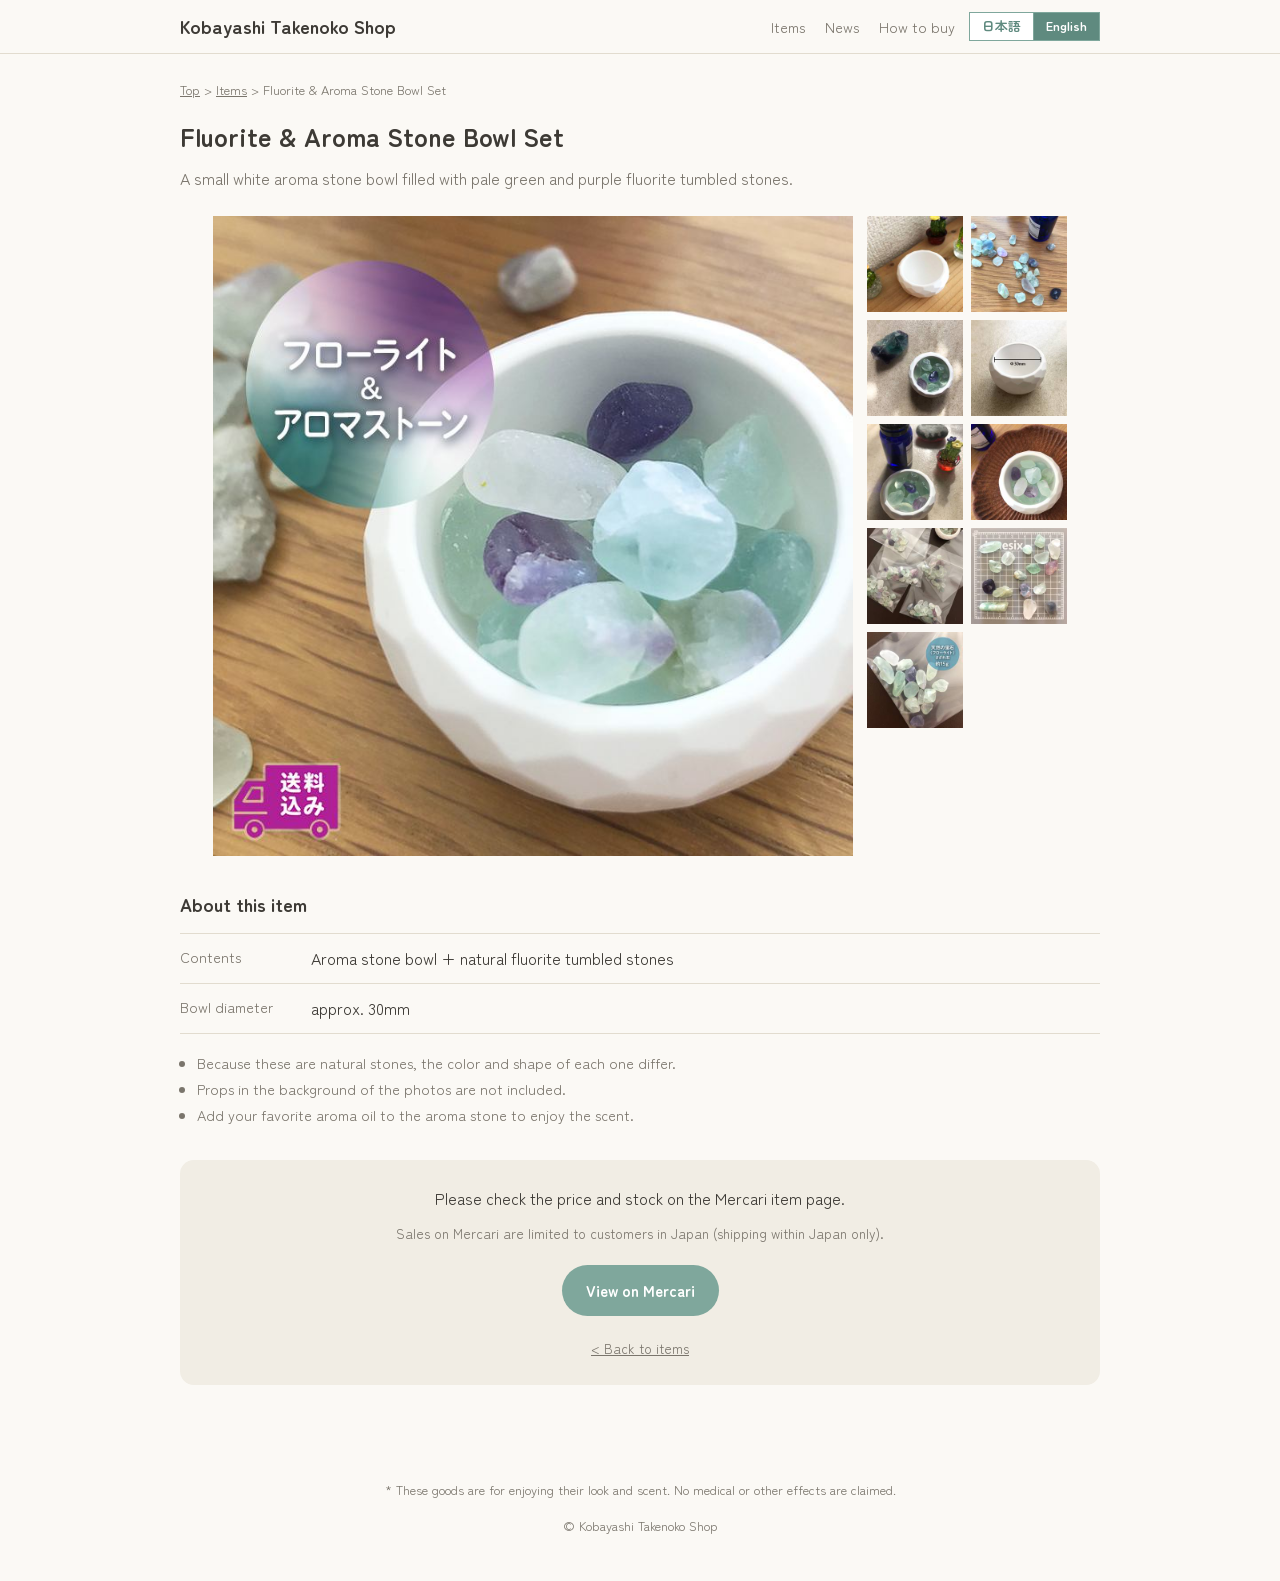
<file: items/fluorite-set.html>
<!doctype html>
<html lang="ja">
<head>
<meta charset="utf-8">
<meta name="viewport" content="width=device-width, initial-scale=1, viewport-fit=cover">
<title data-en="Fluorite &amp; Aroma Stone Bowl Set | Kobayashi Takenoko Shop">蛍石とアロマストーンの器セット | こばやしたけのこ商店</title>
<meta name="description" content="白い小さなアロマストーンの器に、淡いグリーンや紫の蛍石(フローライト)のさざれ石を入れたセットです。" data-en-content="A small white aroma stone bowl filled with pale green and purple fluorite tumbled stones.">
<link rel="preconnect" href="https://fonts.googleapis.com">
<link rel="preconnect" href="https://fonts.gstatic.com" crossorigin>
<link href="https://fonts.googleapis.com/css2?family=Zen+Maru+Gothic:wght@400;700&display=swap" rel="stylesheet">
<link rel="stylesheet" href="../css/style.css">
<script src="../js/script.js" defer></script>
</head>
<body>

<header class="site-header">
  <div class="wrap header-inner">
    <a class="brand" href="../index.html" data-en="Kobayashi Takenoko Shop">こばやしたけのこ商店</a>
    <div class="header-tools">
      <nav class="nav" aria-label="メニュー" data-en-label="Menu">
        <a href="../index.html#items" data-en="Items">商品</a>
        <a href="../index.html#news" data-en="News">お知らせ</a>
        <a href="../index.html#buy" data-en="How to buy">購入方法</a>
      </nav>
      <div class="lang" role="group" aria-label="言語 / Language">
        <button type="button" data-lang="ja" aria-pressed="true">日本語</button>
        <button type="button" data-lang="en" aria-pressed="false">English</button>
      </div>
    </div>
  </div>
</header>

<main>
  <div class="wrap detail">
    <p class="breadcrumb"><a href="../index.html" data-en="Top">トップ</a> &gt; <a href="../index.html#items" data-en="Items">商品</a> &gt; <span data-en="Fluorite &amp; Aroma Stone Bowl Set">蛍石とアロマストーンの器セット</span></p>

    <h1 class="item-title"><span data-en="Fluorite &amp; Aroma Stone Bowl Set">蛍石とアロマストーンの器セット</span></h1>
    <p class="lead" data-en="A small white aroma stone bowl filled with pale green and purple fluorite tumbled stones.">白い小さなアロマストーンの器に、淡いグリーンや紫の蛍石(フローライト)のさざれ石を入れたセットです。</p>

    <div class="gallery">
      <div class="g-stage"><a class="g-link" href="../img/fluorite-set-720.jpg"><img src="../img/fluorite-set-720.jpg" srcset="../img/fluorite-set-480.jpg 480w, ../img/fluorite-set-720.jpg 720w" sizes="(max-width: 720px) 100vw, 640px" width="720" height="720" fetchpriority="high" alt="蛍石とアロマストーンの器セット" data-en-alt="Fluorite &amp; Aroma Stone Bowl Set"></a></div>
      <ul class="g-thumbs" aria-label="ほかの写真" data-en-label="Other photos">
        <li><a class="g-link" href="../img/fluorite-set-2-720.jpg"><img src="../img/fluorite-set-2-240.jpg" srcset="../img/fluorite-set-2-240.jpg 240w, ../img/fluorite-set-2-480.jpg 480w" sizes="96px" width="240" height="240" loading="lazy" decoding="async" alt="蛍石とアロマストーンの器セットの写真2" data-en-alt="Fluorite &amp; Aroma Stone Bowl Set - photo 2"></a></li>
        <li><a class="g-link" href="../img/fluorite-set-3-720.jpg"><img src="../img/fluorite-set-3-240.jpg" srcset="../img/fluorite-set-3-240.jpg 240w, ../img/fluorite-set-3-480.jpg 480w" sizes="96px" width="240" height="240" loading="lazy" decoding="async" alt="木の机に広げた蛍石のさざれ石" data-en-alt="Fluorite &amp; Aroma Stone Bowl Set - photo 3"></a></li>
        <li><a class="g-link" href="../img/fluorite-set-4-720.jpg"><img src="../img/fluorite-set-4-240.jpg" srcset="../img/fluorite-set-4-240.jpg 240w, ../img/fluorite-set-4-480.jpg 480w" sizes="96px" width="240" height="240" loading="lazy" decoding="async" alt="蛍石の原石のそばに置いた器セット" data-en-alt="Fluorite &amp; Aroma Stone Bowl Set - photo 4"></a></li>
        <li><a class="g-link" href="../img/fluorite-set-5-720.jpg"><img src="../img/fluorite-set-5-240.jpg" srcset="../img/fluorite-set-5-240.jpg 240w, ../img/fluorite-set-5-480.jpg 480w" sizes="96px" width="240" height="240" loading="lazy" decoding="async" alt="器の口径を示した写真(約30mm)" data-en-alt="Fluorite &amp; Aroma Stone Bowl Set - photo 5"></a></li>
        <li><a class="g-link" href="../img/fluorite-set-6-720.jpg"><img src="../img/fluorite-set-6-240.jpg" srcset="../img/fluorite-set-6-240.jpg 240w, ../img/fluorite-set-6-480.jpg 480w" sizes="96px" width="240" height="240" loading="lazy" decoding="async" alt="蛍石とアロマストーンの器セットの写真6" data-en-alt="Fluorite &amp; Aroma Stone Bowl Set - photo 6"></a></li>
        <li><a class="g-link" href="../img/fluorite-set-7-720.jpg"><img src="../img/fluorite-set-7-240.jpg" srcset="../img/fluorite-set-7-240.jpg 240w, ../img/fluorite-set-7-480.jpg 480w" sizes="96px" width="240" height="240" loading="lazy" decoding="async" alt="蛍石とアロマストーンの器セットの写真7" data-en-alt="Fluorite &amp; Aroma Stone Bowl Set - photo 7"></a></li>
        <li><a class="g-link" href="../img/fluorite-set-8-720.jpg"><img src="../img/fluorite-set-8-240.jpg" srcset="../img/fluorite-set-8-240.jpg 240w, ../img/fluorite-set-8-480.jpg 480w" sizes="96px" width="240" height="240" loading="lazy" decoding="async" alt="蛍石とアロマストーンの器セットの写真8" data-en-alt="Fluorite &amp; Aroma Stone Bowl Set - photo 8"></a></li>
        <li><a class="g-link" href="../img/fluorite-set-9-720.jpg"><img src="../img/fluorite-set-9-240.jpg" srcset="../img/fluorite-set-9-240.jpg 240w, ../img/fluorite-set-9-480.jpg 480w" sizes="96px" width="240" height="240" loading="lazy" decoding="async" alt="蛍石とアロマストーンの器セットの写真9" data-en-alt="Fluorite &amp; Aroma Stone Bowl Set - photo 9"></a></li>
        <li><a class="g-link" href="../img/fluorite-set-10-720.jpg"><img src="../img/fluorite-set-10-240.jpg" srcset="../img/fluorite-set-10-240.jpg 240w, ../img/fluorite-set-10-480.jpg 480w" sizes="96px" width="240" height="240" loading="lazy" decoding="async" alt="蛍石とアロマストーンの器セットの写真10" data-en-alt="Fluorite &amp; Aroma Stone Bowl Set - photo 10"></a></li>
      </ul>
    </div>

    <section class="item-info">
      <h2 data-en="About this item">商品について</h2>
      <dl class="spec">
        <div><dt data-en="Contents">内容</dt><dd data-en="Aroma stone bowl + natural fluorite tumbled stones">アロマストーンの器 + 天然石(蛍石)のさざれ石</dd></div>
        <div><dt data-en="Bowl diameter">器の口径</dt><dd data-en="approx. 30mm">約30mm</dd></div>
      </dl>
      <ul class="item-notes">
        <li data-en="Because these are natural stones, the color and shape of each one differ.">天然石のため、色や形は一つひとつ異なります。</li>
        <li data-en="Props in the background of the photos are not included.">写真の背景に写っている小物は、商品に含まれません。</li>
        <li data-en="Add your favorite aroma oil to the aroma stone to enjoy the scent.">お好みのアロマオイルをアロマストーンにたらして、香りを楽しめます。</li>
      </ul>
    </section>

    <section class="item-buy">
      <p data-en="Please check the price and stock on the Mercari item page.">価格や在庫は、メルカリの商品ページでご確認ください。</p>
      <p class="en-only">Sales on Mercari are limited to customers in Japan (shipping within Japan only).</p>
      <div class="buttons center">
        <a class="btn btn-main" href="https://jp.mercari.com/item/m24014946627" target="_blank" rel="noopener" data-en="View on Mercari">メルカリで見る</a>
      </div>
      <p class="small"><a href="../index.html#items" data-en="&lt; Back to items">&lt; 商品一覧にもどる</a></p>
    </section>
  </div>
</main>

<footer class="site-footer">
  <div class="wrap">
    <p data-en="* These goods are for enjoying their look and scent. No medical or other effects are claimed.">※ 商品は、見た目や香りを楽しむ雑貨です。効能・効果をうたうものではありません。</p>
    <p class="copy">&copy; <span data-en="Kobayashi Takenoko Shop">こばやしたけのこ商店</span></p>
  </div>
</footer>

</body>
</html>
</file>
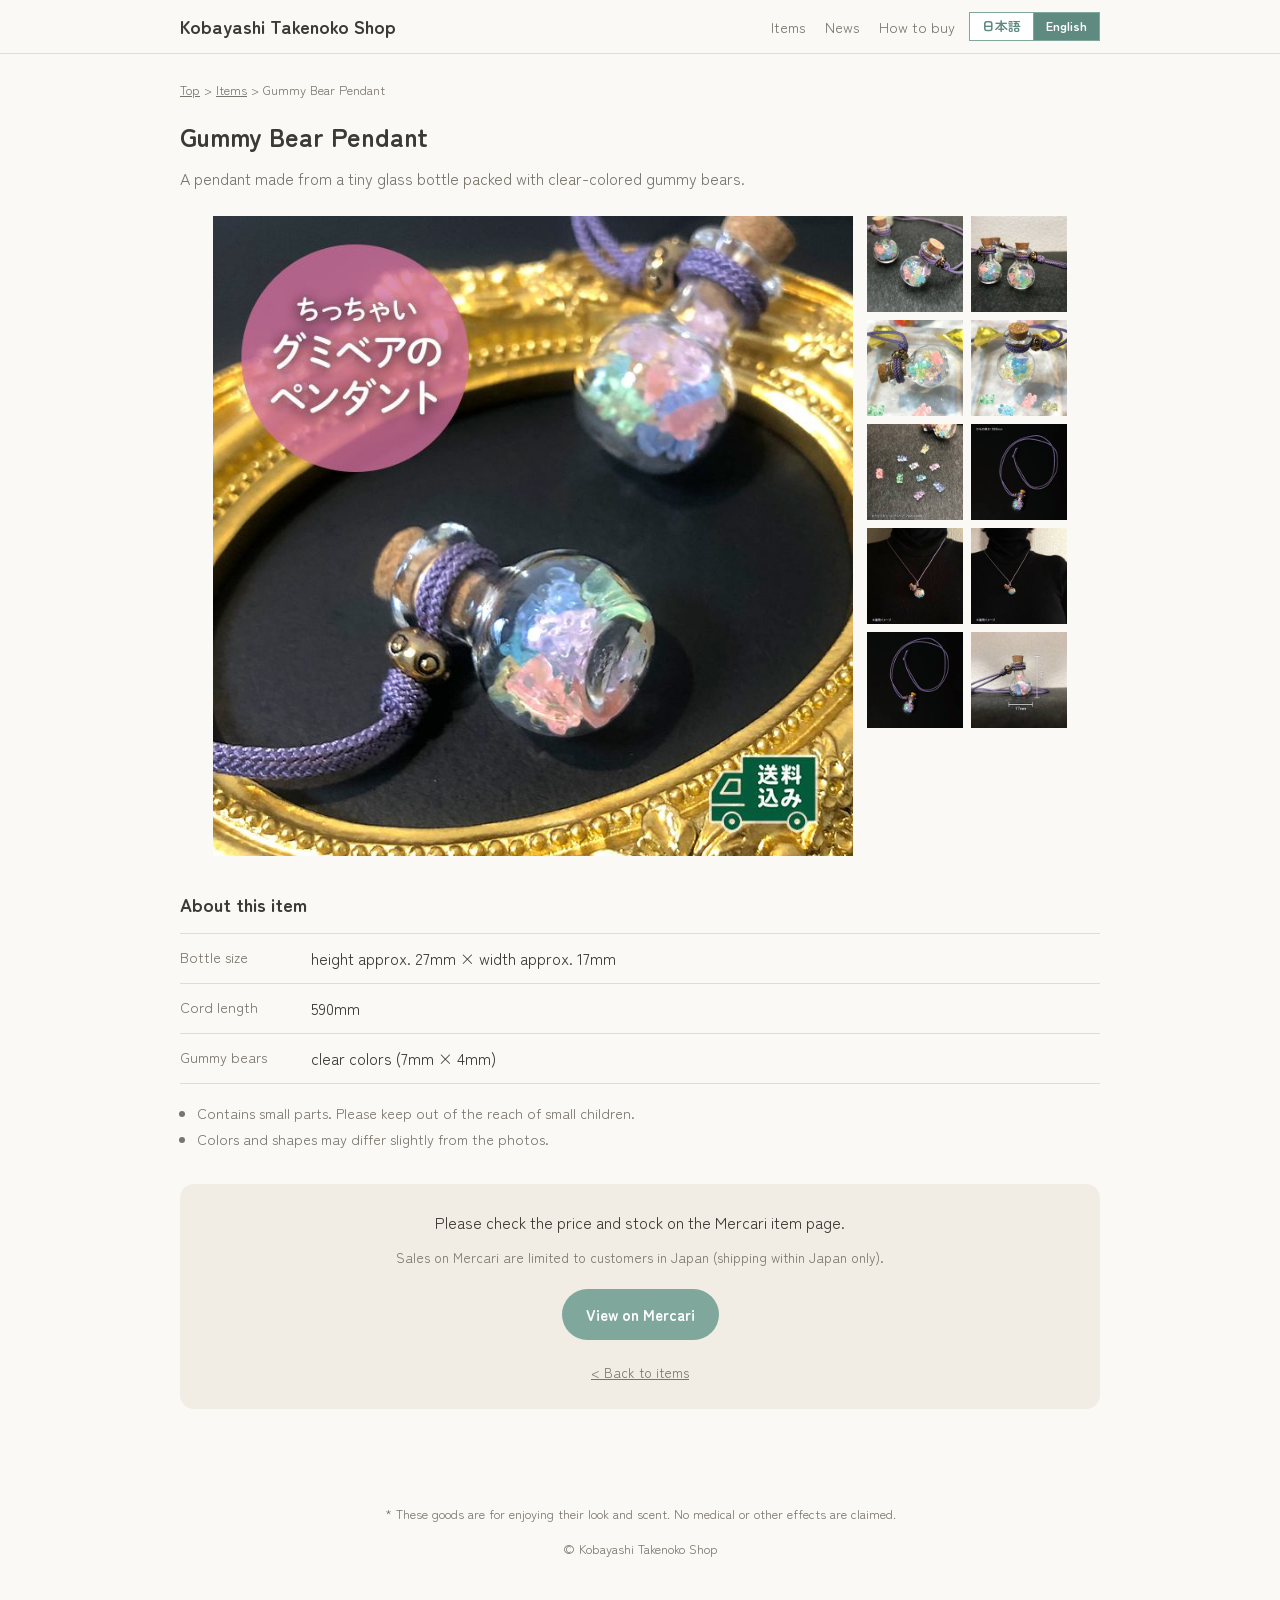
<file: items/gummy-pendant.html>
<!doctype html>
<html lang="ja">
<head>
<meta charset="utf-8">
<meta name="viewport" content="width=device-width, initial-scale=1, viewport-fit=cover">
<title data-en="Gummy Bear Pendant | Kobayashi Takenoko Shop">グミベアのペンダント | こばやしたけのこ商店</title>
<meta name="description" content="ちっちゃなガラス瓶に、クリアカラーのグミベアをたくさん詰めたペンダントです。" data-en-content="A pendant made from a tiny glass bottle packed with clear-colored gummy bears.">
<link rel="preconnect" href="https://fonts.googleapis.com">
<link rel="preconnect" href="https://fonts.gstatic.com" crossorigin>
<link href="https://fonts.googleapis.com/css2?family=Zen+Maru+Gothic:wght@400;700&display=swap" rel="stylesheet">
<link rel="stylesheet" href="../css/style.css">
<script src="../js/script.js" defer></script>
</head>
<body>

<header class="site-header">
  <div class="wrap header-inner">
    <a class="brand" href="../index.html" data-en="Kobayashi Takenoko Shop">こばやしたけのこ商店</a>
    <div class="header-tools">
      <nav class="nav" aria-label="メニュー" data-en-label="Menu">
        <a href="../index.html#items" data-en="Items">商品</a>
        <a href="../index.html#news" data-en="News">お知らせ</a>
        <a href="../index.html#buy" data-en="How to buy">購入方法</a>
      </nav>
      <div class="lang" role="group" aria-label="言語 / Language">
        <button type="button" data-lang="ja" aria-pressed="true">日本語</button>
        <button type="button" data-lang="en" aria-pressed="false">English</button>
      </div>
    </div>
  </div>
</header>

<main>
  <div class="wrap detail">
    <p class="breadcrumb"><a href="../index.html" data-en="Top">トップ</a> &gt; <a href="../index.html#items" data-en="Items">商品</a> &gt; <span data-en="Gummy Bear Pendant">グミベアのペンダント</span></p>

    <h1 class="item-title"><span data-en="Gummy Bear Pendant">グミベアのペンダント</span></h1>
    <p class="lead" data-en="A pendant made from a tiny glass bottle packed with clear-colored gummy bears.">ちっちゃなガラス瓶に、クリアカラーのグミベアをたくさん詰めたペンダントです。</p>

    <div class="gallery">
      <div class="g-stage"><a class="g-link" href="../img/gummy-pendant-720.jpg"><img src="../img/gummy-pendant-720.jpg" srcset="../img/gummy-pendant-480.jpg 480w, ../img/gummy-pendant-720.jpg 720w" sizes="(max-width: 720px) 100vw, 640px" width="720" height="720" fetchpriority="high" alt="グミベアを詰めたガラス瓶のペンダント" data-en-alt="Gummy Bear Pendant"></a></div>
      <ul class="g-thumbs" aria-label="ほかの写真" data-en-label="Other photos">
        <li><a class="g-link" href="../img/gummy-pendant-2-720.jpg"><img src="../img/gummy-pendant-2-240.jpg" srcset="../img/gummy-pendant-2-240.jpg 240w, ../img/gummy-pendant-2-480.jpg 480w" sizes="96px" width="240" height="240" loading="lazy" decoding="async" alt="ペンダントのアップ" data-en-alt="Gummy Bear Pendant - photo 2"></a></li>
        <li><a class="g-link" href="../img/gummy-pendant-3-720.jpg"><img src="../img/gummy-pendant-3-240.jpg" srcset="../img/gummy-pendant-3-240.jpg 240w, ../img/gummy-pendant-3-480.jpg 480w" sizes="96px" width="240" height="240" loading="lazy" decoding="async" alt="2つ並べたペンダント" data-en-alt="Gummy Bear Pendant - photo 3"></a></li>
        <li><a class="g-link" href="../img/gummy-pendant-4-720.jpg"><img src="../img/gummy-pendant-4-240.jpg" srcset="../img/gummy-pendant-4-240.jpg 240w, ../img/gummy-pendant-4-480.jpg 480w" sizes="96px" width="240" height="240" loading="lazy" decoding="async" alt="グミベアのペンダントの写真4" data-en-alt="Gummy Bear Pendant - photo 4"></a></li>
        <li><a class="g-link" href="../img/gummy-pendant-5-720.jpg"><img src="../img/gummy-pendant-5-240.jpg" srcset="../img/gummy-pendant-5-240.jpg 240w, ../img/gummy-pendant-5-480.jpg 480w" sizes="96px" width="240" height="240" loading="lazy" decoding="async" alt="コルク栓のガラス瓶とグミベア" data-en-alt="Gummy Bear Pendant - photo 5"></a></li>
        <li><a class="g-link" href="../img/gummy-pendant-6-720.jpg"><img src="../img/gummy-pendant-6-240.jpg" srcset="../img/gummy-pendant-6-240.jpg 240w, ../img/gummy-pendant-6-480.jpg 480w" sizes="96px" width="240" height="240" loading="lazy" decoding="async" alt="グミベアのペンダントの写真6" data-en-alt="Gummy Bear Pendant - photo 6"></a></li>
        <li><a class="g-link" href="../img/gummy-pendant-7-720.jpg"><img src="../img/gummy-pendant-7-240.jpg" srcset="../img/gummy-pendant-7-240.jpg 240w, ../img/gummy-pendant-7-480.jpg 480w" sizes="96px" width="240" height="240" loading="lazy" decoding="async" alt="ひもの長さを示した写真" data-en-alt="Gummy Bear Pendant - photo 7"></a></li>
        <li><a class="g-link" href="../img/gummy-pendant-8-720.jpg"><img src="../img/gummy-pendant-8-240.jpg" srcset="../img/gummy-pendant-8-240.jpg 240w, ../img/gummy-pendant-8-480.jpg 480w" sizes="96px" width="240" height="240" loading="lazy" decoding="async" alt="着用イメージ" data-en-alt="Gummy Bear Pendant - photo 8"></a></li>
        <li><a class="g-link" href="../img/gummy-pendant-9-720.jpg"><img src="../img/gummy-pendant-9-240.jpg" srcset="../img/gummy-pendant-9-240.jpg 240w, ../img/gummy-pendant-9-480.jpg 480w" sizes="96px" width="240" height="240" loading="lazy" decoding="async" alt="グミベアのペンダントの写真9" data-en-alt="Gummy Bear Pendant - photo 9"></a></li>
        <li><a class="g-link" href="../img/gummy-pendant-10-720.jpg"><img src="../img/gummy-pendant-10-240.jpg" srcset="../img/gummy-pendant-10-240.jpg 240w, ../img/gummy-pendant-10-480.jpg 480w" sizes="96px" width="240" height="240" loading="lazy" decoding="async" alt="グミベアのペンダントの写真10" data-en-alt="Gummy Bear Pendant - photo 10"></a></li>
        <li><a class="g-link" href="../img/gummy-pendant-11-720.jpg"><img src="../img/gummy-pendant-11-240.jpg" srcset="../img/gummy-pendant-11-240.jpg 240w, ../img/gummy-pendant-11-480.jpg 480w" sizes="96px" width="240" height="240" loading="lazy" decoding="async" alt="瓶のサイズを示した写真" data-en-alt="Gummy Bear Pendant - photo 11"></a></li>
      </ul>
    </div>

    <section class="item-info">
      <h2 data-en="About this item">商品について</h2>
      <dl class="spec">
        <div><dt data-en="Bottle size">瓶のサイズ</dt><dd data-en="height approx. 27mm &#215; width approx. 17mm">高さ 約27mm &#215; 幅 約17mm</dd></div>
        <div><dt data-en="Cord length">ひもの長さ</dt><dd data-en="590mm">590mm</dd></div>
        <div><dt data-en="Gummy bears">グミベア</dt><dd data-en="clear colors (7mm &#215; 4mm)">クリアカラー(7mm &#215; 4mm)</dd></div>
      </dl>
      <ul class="item-notes">
        <li data-en="Contains small parts. Please keep out of the reach of small children.">小さなパーツを含みます。小さなお子様の手の届かない所で保管してください。</li>
        <li data-en="Colors and shapes may differ slightly from the photos.">色や形は、写真と少し異なる場合があります。</li>
      </ul>
    </section>

    <section class="item-buy">
      <p data-en="Please check the price and stock on the Mercari item page.">価格や在庫は、メルカリの商品ページでご確認ください。</p>
      <p class="en-only">Sales on Mercari are limited to customers in Japan (shipping within Japan only).</p>
      <div class="buttons center">
        <a class="btn btn-main" href="https://jp.mercari.com/item/m55628718167" target="_blank" rel="noopener" data-en="View on Mercari">メルカリで見る</a>
      </div>
      <p class="small"><a href="../index.html#items" data-en="&lt; Back to items">&lt; 商品一覧にもどる</a></p>
    </section>
  </div>
</main>

<footer class="site-footer">
  <div class="wrap">
    <p data-en="* These goods are for enjoying their look and scent. No medical or other effects are claimed.">※ 商品は、見た目や香りを楽しむ雑貨です。効能・効果をうたうものではありません。</p>
    <p class="copy">&copy; <span data-en="Kobayashi Takenoko Shop">こばやしたけのこ商店</span></p>
  </div>
</footer>

</body>
</html>
</file>
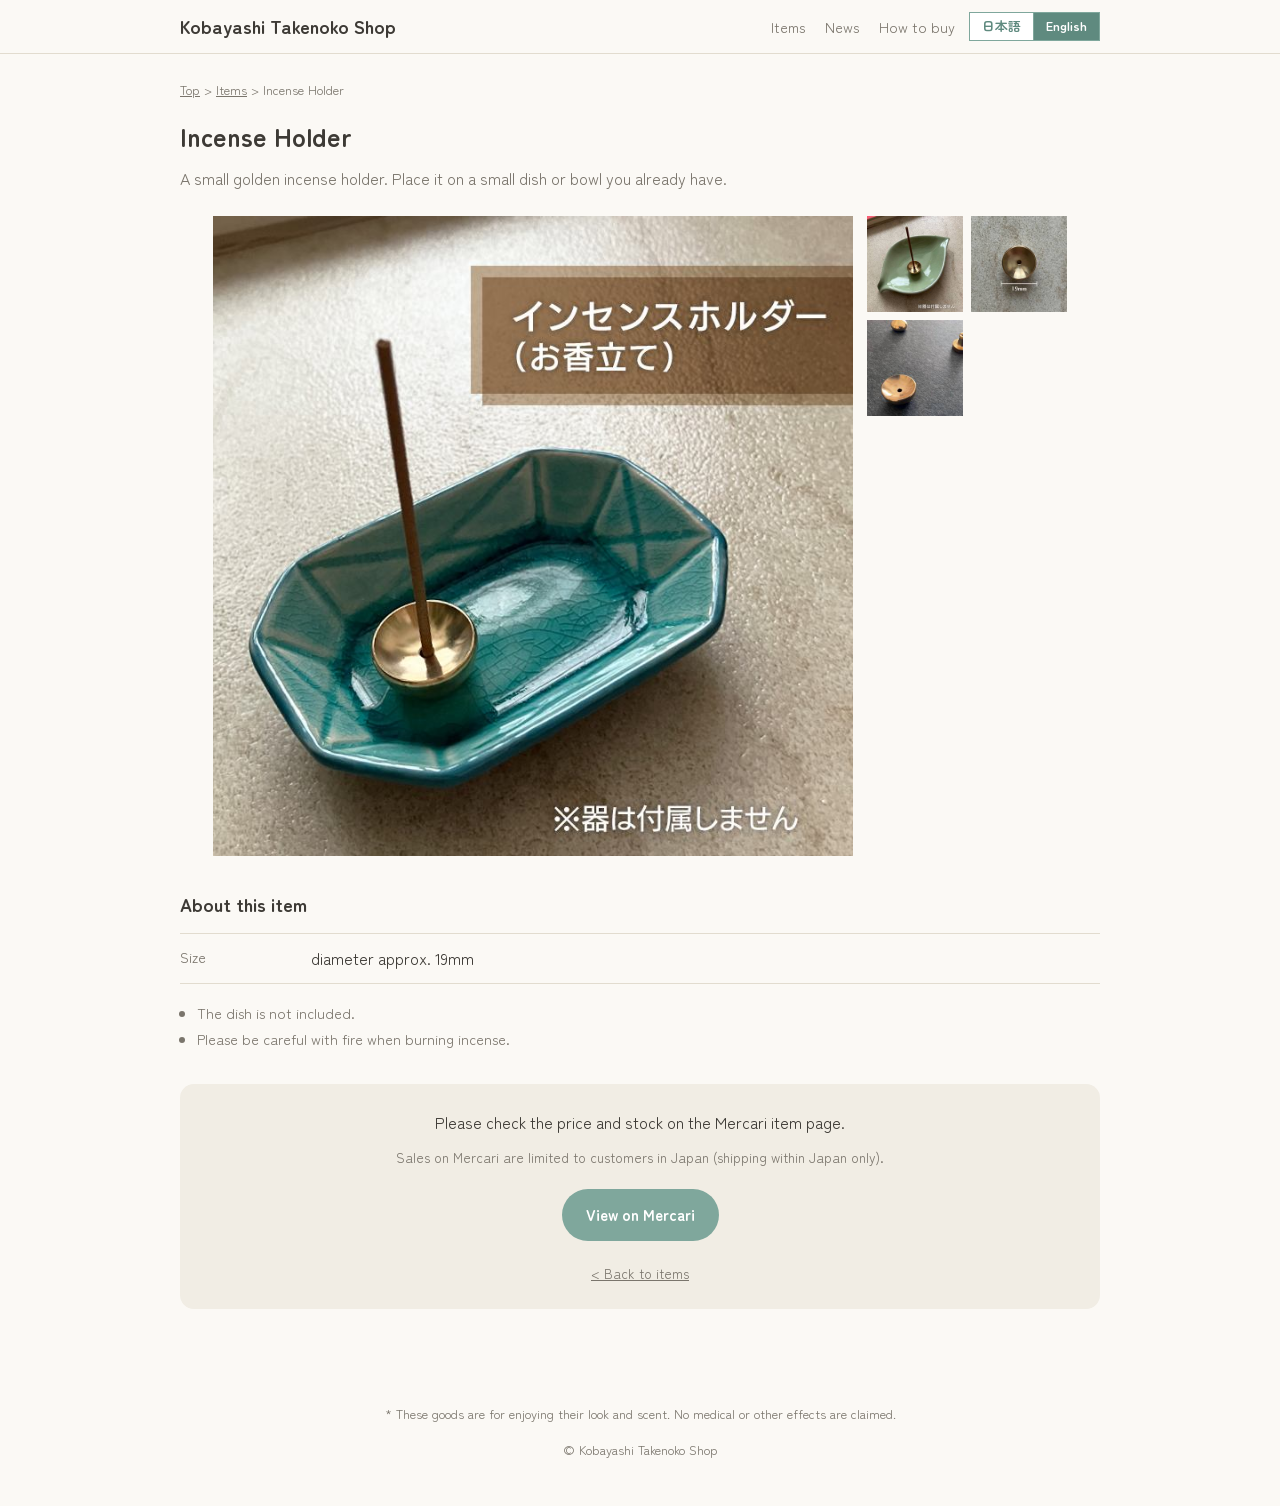
<file: items/incense-holder.html>
<!doctype html>
<html lang="ja">
<head>
<meta charset="utf-8">
<meta name="viewport" content="width=device-width, initial-scale=1, viewport-fit=cover">
<title data-en="Incense Holder | Kobayashi Takenoko Shop">お香立て | こばやしたけのこ商店</title>
<meta name="description" content="小さな金色のお香立てです。お手持ちの小皿や器にのせて使えます。" data-en-content="A small golden incense holder. Place it on a small dish or bowl you already have.">
<link rel="preconnect" href="https://fonts.googleapis.com">
<link rel="preconnect" href="https://fonts.gstatic.com" crossorigin>
<link href="https://fonts.googleapis.com/css2?family=Zen+Maru+Gothic:wght@400;700&display=swap" rel="stylesheet">
<link rel="stylesheet" href="../css/style.css">
<script src="../js/script.js" defer></script>
</head>
<body>

<header class="site-header">
  <div class="wrap header-inner">
    <a class="brand" href="../index.html" data-en="Kobayashi Takenoko Shop">こばやしたけのこ商店</a>
    <div class="header-tools">
      <nav class="nav" aria-label="メニュー" data-en-label="Menu">
        <a href="../index.html#items" data-en="Items">商品</a>
        <a href="../index.html#news" data-en="News">お知らせ</a>
        <a href="../index.html#buy" data-en="How to buy">購入方法</a>
      </nav>
      <div class="lang" role="group" aria-label="言語 / Language">
        <button type="button" data-lang="ja" aria-pressed="true">日本語</button>
        <button type="button" data-lang="en" aria-pressed="false">English</button>
      </div>
    </div>
  </div>
</header>

<main>
  <div class="wrap detail">
    <p class="breadcrumb"><a href="../index.html" data-en="Top">トップ</a> &gt; <a href="../index.html#items" data-en="Items">商品</a> &gt; <span data-en="Incense Holder">お香立て</span></p>

    <h1 class="item-title"><span data-en="Incense Holder">お香立て</span></h1>
    <p class="lead" data-en="A small golden incense holder. Place it on a small dish or bowl you already have.">小さな金色のお香立てです。お手持ちの小皿や器にのせて使えます。</p>

    <div class="gallery">
      <div class="g-stage"><a class="g-link" href="../img/incense-holder-720.jpg"><img src="../img/incense-holder-720.jpg" srcset="../img/incense-holder-480.jpg 480w, ../img/incense-holder-720.jpg 720w" sizes="(max-width: 720px) 100vw, 640px" width="720" height="720" fetchpriority="high" alt="青緑の器にのせたお香立て" data-en-alt="Incense Holder"></a></div>
      <ul class="g-thumbs" aria-label="ほかの写真" data-en-label="Other photos">
        <li><a class="g-link" href="../img/incense-holder-2-720.jpg"><img src="../img/incense-holder-2-240.jpg" srcset="../img/incense-holder-2-240.jpg 240w, ../img/incense-holder-2-480.jpg 480w" sizes="96px" width="240" height="240" loading="lazy" decoding="async" alt="お香立ての写真2" data-en-alt="Incense Holder - photo 2"></a></li>
        <li><a class="g-link" href="../img/incense-holder-3-720.jpg"><img src="../img/incense-holder-3-240.jpg" srcset="../img/incense-holder-3-240.jpg 240w, ../img/incense-holder-3-480.jpg 480w" sizes="96px" width="240" height="240" loading="lazy" decoding="async" alt="お香立てのサイズを示した写真(直径19mm)" data-en-alt="Incense Holder - photo 3"></a></li>
        <li><a class="g-link" href="../img/incense-holder-4-720.jpg"><img src="../img/incense-holder-4-240.jpg" srcset="../img/incense-holder-4-240.jpg 240w, ../img/incense-holder-4-480.jpg 480w" sizes="96px" width="240" height="240" loading="lazy" decoding="async" alt="お香立てのアップ" data-en-alt="Incense Holder - photo 4"></a></li>
      </ul>
    </div>

    <section class="item-info">
      <h2 data-en="About this item">商品について</h2>
      <dl class="spec">
        <div><dt data-en="Size">サイズ</dt><dd data-en="diameter approx. 19mm">直径 約19mm</dd></div>
      </dl>
      <ul class="item-notes">
        <li data-en="The dish is not included.">器は付属しません。</li>
        <li data-en="Please be careful with fire when burning incense.">お香をお使いになるときは、火の取り扱いにご注意ください。</li>
      </ul>
    </section>

    <section class="item-buy">
      <p data-en="Please check the price and stock on the Mercari item page.">価格や在庫は、メルカリの商品ページでご確認ください。</p>
      <p class="en-only">Sales on Mercari are limited to customers in Japan (shipping within Japan only).</p>
      <div class="buttons center">
        <a class="btn btn-main" href="https://jp.mercari.com/item/m91991609901" target="_blank" rel="noopener" data-en="View on Mercari">メルカリで見る</a>
      </div>
      <p class="small"><a href="../index.html#items" data-en="&lt; Back to items">&lt; 商品一覧にもどる</a></p>
    </section>
  </div>
</main>

<footer class="site-footer">
  <div class="wrap">
    <p data-en="* These goods are for enjoying their look and scent. No medical or other effects are claimed.">※ 商品は、見た目や香りを楽しむ雑貨です。効能・効果をうたうものではありません。</p>
    <p class="copy">&copy; <span data-en="Kobayashi Takenoko Shop">こばやしたけのこ商店</span></p>
  </div>
</footer>

</body>
</html>
</file>
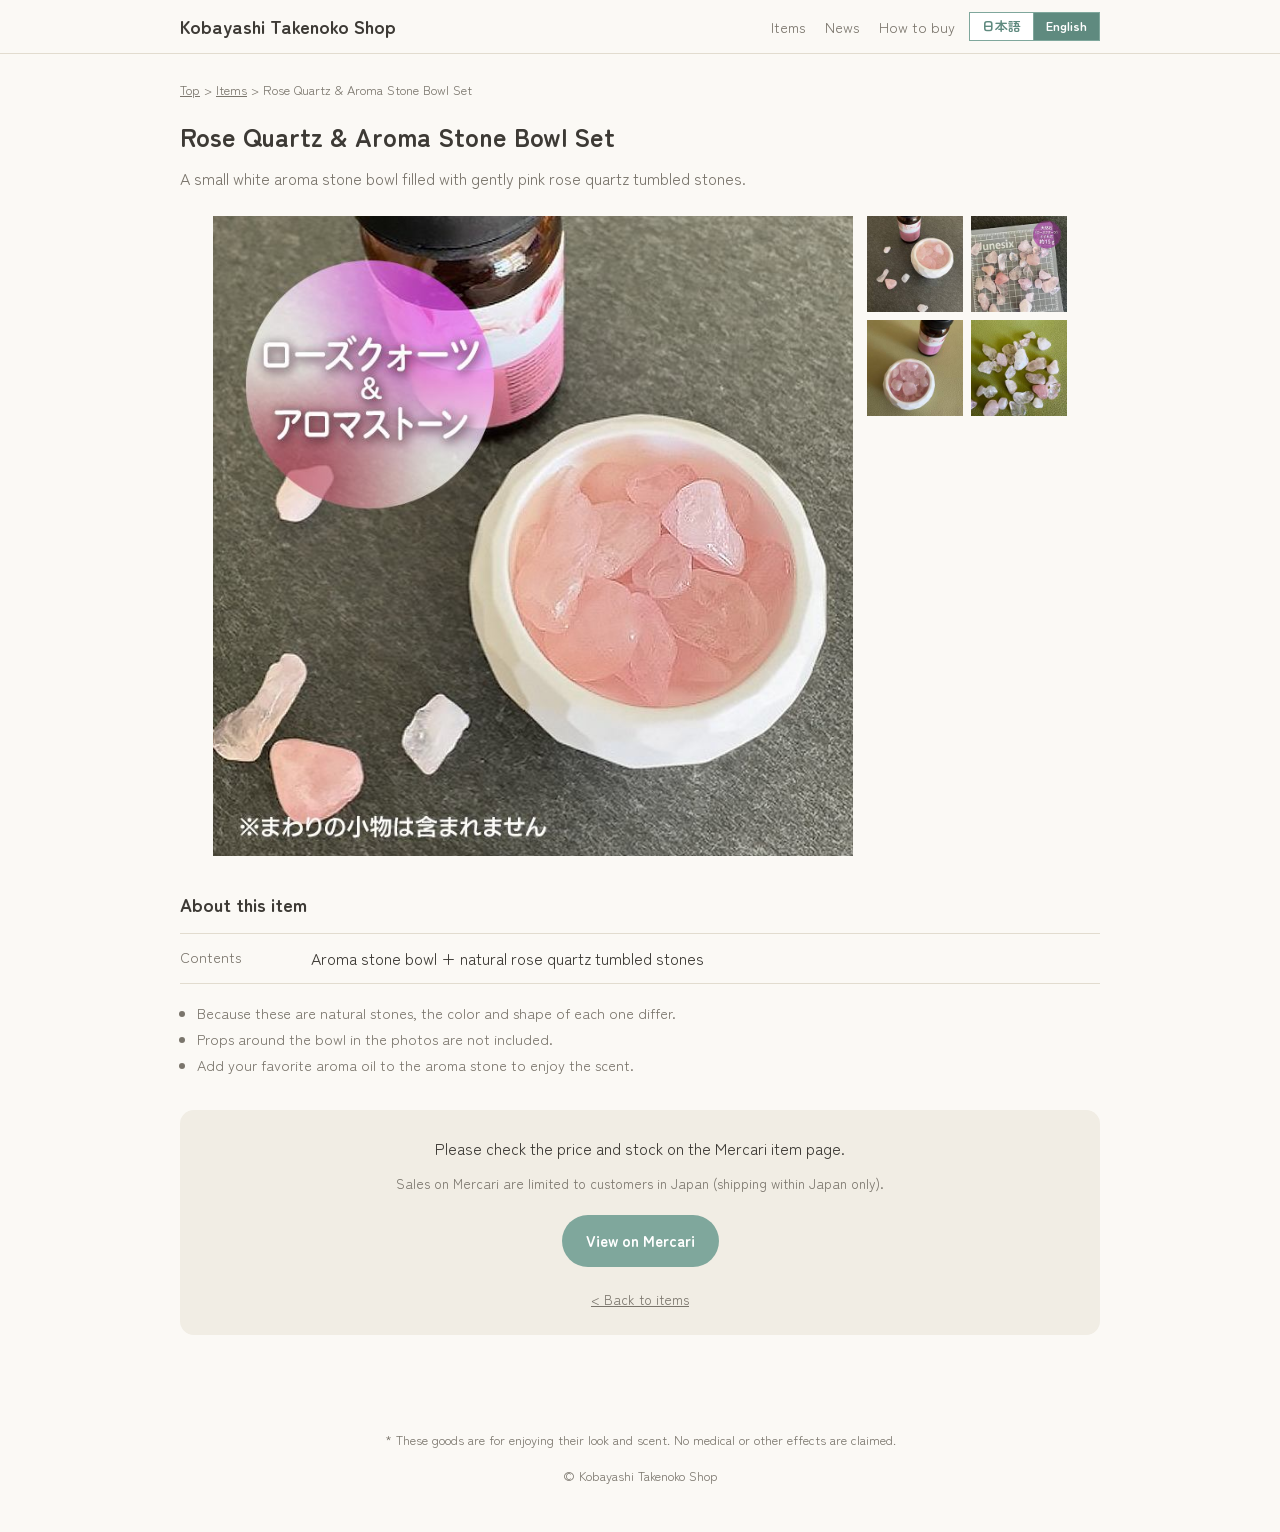
<file: items/rosequartz-set.html>
<!doctype html>
<html lang="ja">
<head>
<meta charset="utf-8">
<meta name="viewport" content="width=device-width, initial-scale=1, viewport-fit=cover">
<title data-en="Rose Quartz &amp; Aroma Stone Bowl Set | Kobayashi Takenoko Shop">ローズクォーツとアロマストーンの器セット | こばやしたけのこ商店</title>
<meta name="description" content="白い小さなアロマストーンの器に、やさしいピンク色のローズクォーツのさざれ石を入れたセットです。" data-en-content="A small white aroma stone bowl filled with gently pink rose quartz tumbled stones.">
<link rel="preconnect" href="https://fonts.googleapis.com">
<link rel="preconnect" href="https://fonts.gstatic.com" crossorigin>
<link href="https://fonts.googleapis.com/css2?family=Zen+Maru+Gothic:wght@400;700&display=swap" rel="stylesheet">
<link rel="stylesheet" href="../css/style.css">
<script src="../js/script.js" defer></script>
</head>
<body>

<header class="site-header">
  <div class="wrap header-inner">
    <a class="brand" href="../index.html" data-en="Kobayashi Takenoko Shop">こばやしたけのこ商店</a>
    <div class="header-tools">
      <nav class="nav" aria-label="メニュー" data-en-label="Menu">
        <a href="../index.html#items" data-en="Items">商品</a>
        <a href="../index.html#news" data-en="News">お知らせ</a>
        <a href="../index.html#buy" data-en="How to buy">購入方法</a>
      </nav>
      <div class="lang" role="group" aria-label="言語 / Language">
        <button type="button" data-lang="ja" aria-pressed="true">日本語</button>
        <button type="button" data-lang="en" aria-pressed="false">English</button>
      </div>
    </div>
  </div>
</header>

<main>
  <div class="wrap detail">
    <p class="breadcrumb"><a href="../index.html" data-en="Top">トップ</a> &gt; <a href="../index.html#items" data-en="Items">商品</a> &gt; <span data-en="Rose Quartz &amp; Aroma Stone Bowl Set">ローズクォーツとアロマストーンの器セット</span></p>

    <h1 class="item-title"><span data-en="Rose Quartz &amp; Aroma Stone Bowl Set">ローズクォーツとアロマストーンの器セット</span></h1>
    <p class="lead" data-en="A small white aroma stone bowl filled with gently pink rose quartz tumbled stones.">白い小さなアロマストーンの器に、やさしいピンク色のローズクォーツのさざれ石を入れたセットです。</p>

    <div class="gallery">
      <div class="g-stage"><a class="g-link" href="../img/rosequartz-set-720.jpg"><img src="../img/rosequartz-set-720.jpg" srcset="../img/rosequartz-set-480.jpg 480w, ../img/rosequartz-set-720.jpg 720w" sizes="(max-width: 720px) 100vw, 640px" width="720" height="720" fetchpriority="high" alt="ローズクォーツとアロマストーンの器セット" data-en-alt="Rose Quartz &amp; Aroma Stone Bowl Set"></a></div>
      <ul class="g-thumbs" aria-label="ほかの写真" data-en-label="Other photos">
        <li><a class="g-link" href="../img/rosequartz-set-2-720.jpg"><img src="../img/rosequartz-set-2-240.jpg" srcset="../img/rosequartz-set-2-240.jpg 240w, ../img/rosequartz-set-2-480.jpg 480w" sizes="96px" width="240" height="240" loading="lazy" decoding="async" alt="ローズクォーツとアロマストーンの器セットの写真2" data-en-alt="Rose Quartz &amp; Aroma Stone Bowl Set - photo 2"></a></li>
        <li><a class="g-link" href="../img/rosequartz-set-3-720.jpg"><img src="../img/rosequartz-set-3-240.jpg" srcset="../img/rosequartz-set-3-240.jpg 240w, ../img/rosequartz-set-3-480.jpg 480w" sizes="96px" width="240" height="240" loading="lazy" decoding="async" alt="ローズクォーツとアロマストーンの器セットの写真3" data-en-alt="Rose Quartz &amp; Aroma Stone Bowl Set - photo 3"></a></li>
        <li><a class="g-link" href="../img/rosequartz-set-4-720.jpg"><img src="../img/rosequartz-set-4-240.jpg" srcset="../img/rosequartz-set-4-240.jpg 240w, ../img/rosequartz-set-4-480.jpg 480w" sizes="96px" width="240" height="240" loading="lazy" decoding="async" alt="上から見たローズクォーツの器セット" data-en-alt="Rose Quartz &amp; Aroma Stone Bowl Set - photo 4"></a></li>
        <li><a class="g-link" href="../img/rosequartz-set-5-720.jpg"><img src="../img/rosequartz-set-5-240.jpg" srcset="../img/rosequartz-set-5-240.jpg 240w, ../img/rosequartz-set-5-480.jpg 480w" sizes="96px" width="240" height="240" loading="lazy" decoding="async" alt="ローズクォーツのさざれ石" data-en-alt="Rose Quartz &amp; Aroma Stone Bowl Set - photo 5"></a></li>
      </ul>
    </div>

    <section class="item-info">
      <h2 data-en="About this item">商品について</h2>
      <dl class="spec">
        <div><dt data-en="Contents">内容</dt><dd data-en="Aroma stone bowl + natural rose quartz tumbled stones">アロマストーンの器 + 天然石(ローズクォーツ)のさざれ石</dd></div>
      </dl>
      <ul class="item-notes">
        <li data-en="Because these are natural stones, the color and shape of each one differ.">天然石のため、色や形は一つひとつ異なります。</li>
        <li data-en="Props around the bowl in the photos are not included.">写真のまわりの小物は、商品に含まれません。</li>
        <li data-en="Add your favorite aroma oil to the aroma stone to enjoy the scent.">お好みのアロマオイルをアロマストーンにたらして、香りを楽しめます。</li>
      </ul>
    </section>

    <section class="item-buy">
      <p data-en="Please check the price and stock on the Mercari item page.">価格や在庫は、メルカリの商品ページでご確認ください。</p>
      <p class="en-only">Sales on Mercari are limited to customers in Japan (shipping within Japan only).</p>
      <div class="buttons center">
        <a class="btn btn-main" href="https://jp.mercari.com/item/m97494470394" target="_blank" rel="noopener" data-en="View on Mercari">メルカリで見る</a>
      </div>
      <p class="small"><a href="../index.html#items" data-en="&lt; Back to items">&lt; 商品一覧にもどる</a></p>
    </section>
  </div>
</main>

<footer class="site-footer">
  <div class="wrap">
    <p data-en="* These goods are for enjoying their look and scent. No medical or other effects are claimed.">※ 商品は、見た目や香りを楽しむ雑貨です。効能・効果をうたうものではありません。</p>
    <p class="copy">&copy; <span data-en="Kobayashi Takenoko Shop">こばやしたけのこ商店</span></p>
  </div>
</footer>

</body>
</html>
</file>
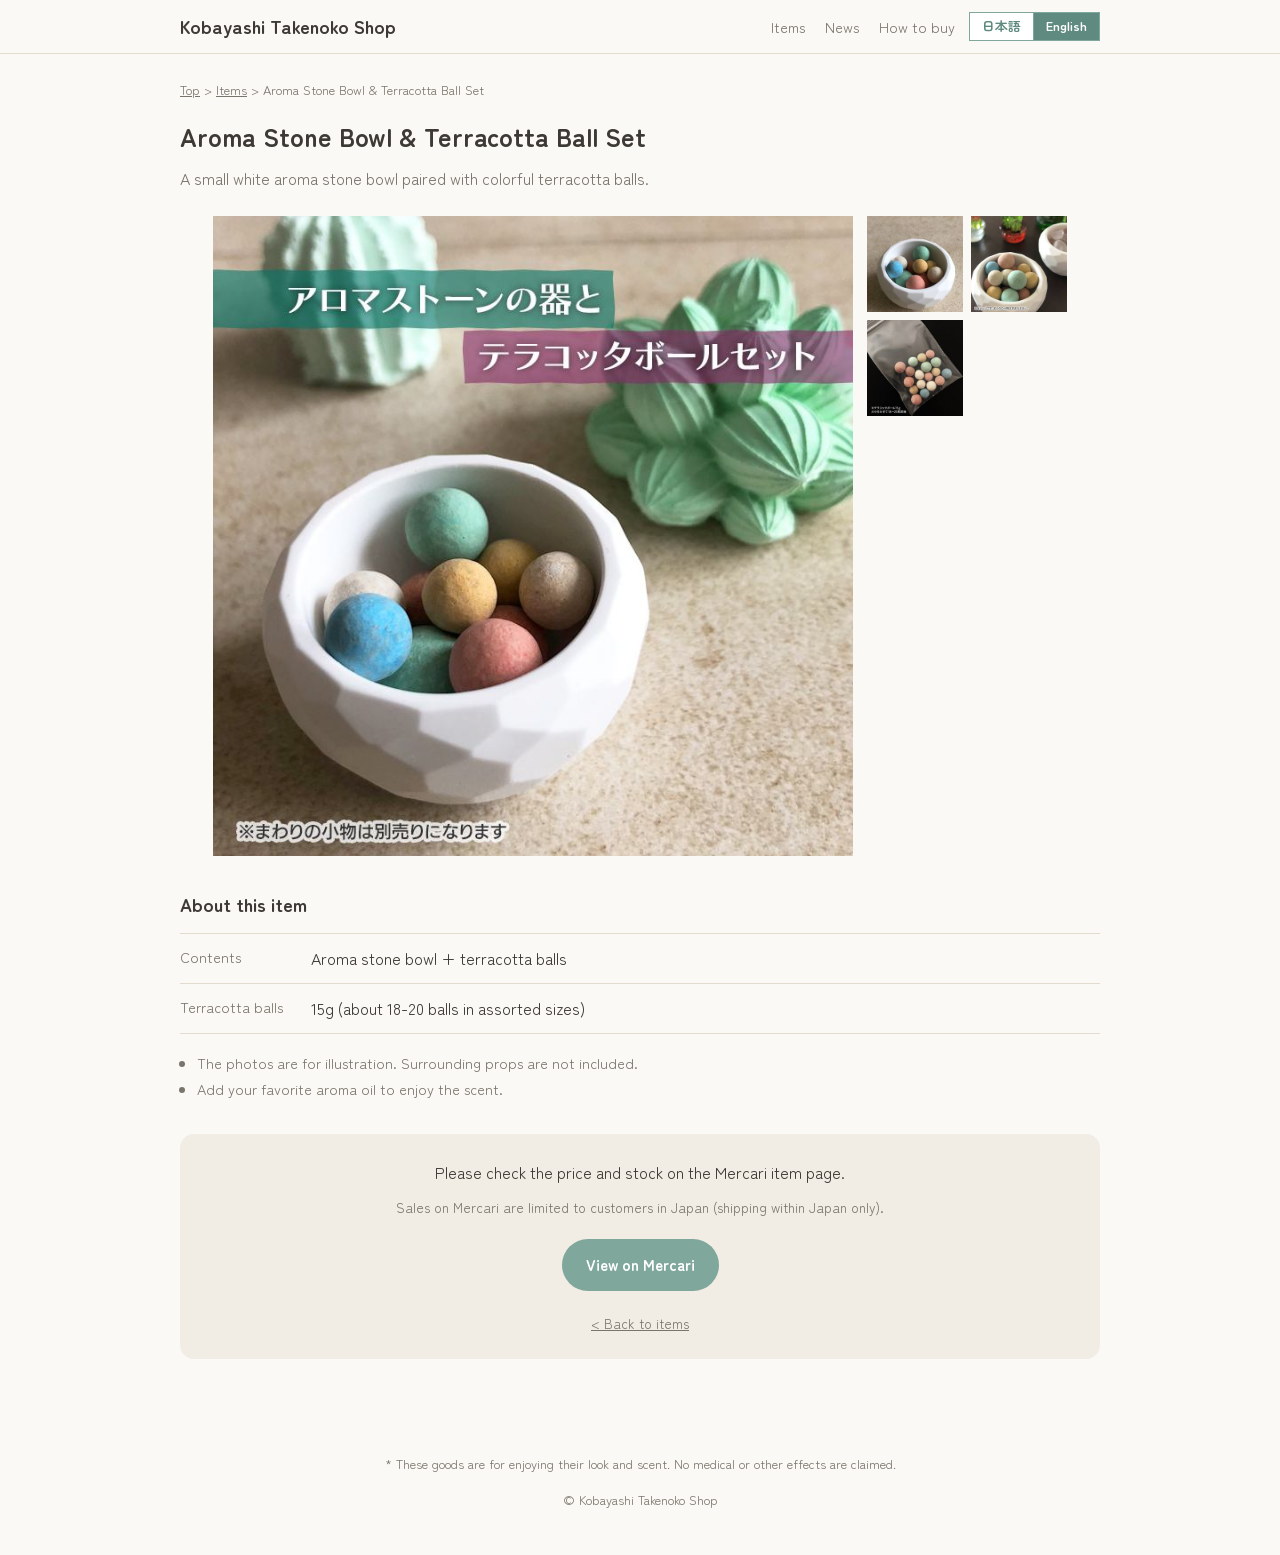
<file: items/terracotta-set.html>
<!doctype html>
<html lang="ja">
<head>
<meta charset="utf-8">
<meta name="viewport" content="width=device-width, initial-scale=1, viewport-fit=cover">
<title data-en="Aroma Stone Bowl &amp; Terracotta Ball Set | Kobayashi Takenoko Shop">アロマストーンの器とテラコッタボールのセット | こばやしたけのこ商店</title>
<meta name="description" content="白い小さなアロマストーンの器に、カラフルなテラコッタボールを合わせたセットです。" data-en-content="A small white aroma stone bowl paired with colorful terracotta balls.">
<link rel="preconnect" href="https://fonts.googleapis.com">
<link rel="preconnect" href="https://fonts.gstatic.com" crossorigin>
<link href="https://fonts.googleapis.com/css2?family=Zen+Maru+Gothic:wght@400;700&display=swap" rel="stylesheet">
<link rel="stylesheet" href="../css/style.css">
<script src="../js/script.js" defer></script>
</head>
<body>

<header class="site-header">
  <div class="wrap header-inner">
    <a class="brand" href="../index.html" data-en="Kobayashi Takenoko Shop">こばやしたけのこ商店</a>
    <div class="header-tools">
      <nav class="nav" aria-label="メニュー" data-en-label="Menu">
        <a href="../index.html#items" data-en="Items">商品</a>
        <a href="../index.html#news" data-en="News">お知らせ</a>
        <a href="../index.html#buy" data-en="How to buy">購入方法</a>
      </nav>
      <div class="lang" role="group" aria-label="言語 / Language">
        <button type="button" data-lang="ja" aria-pressed="true">日本語</button>
        <button type="button" data-lang="en" aria-pressed="false">English</button>
      </div>
    </div>
  </div>
</header>

<main>
  <div class="wrap detail">
    <p class="breadcrumb"><a href="../index.html" data-en="Top">トップ</a> &gt; <a href="../index.html#items" data-en="Items">商品</a> &gt; <span data-en="Aroma Stone Bowl &amp; Terracotta Ball Set">アロマストーンの器とテラコッタボールのセット</span></p>

    <h1 class="item-title"><span data-en="Aroma Stone Bowl &amp; Terracotta Ball Set">アロマストーンの器とテラコッタボールのセット</span></h1>
    <p class="lead" data-en="A small white aroma stone bowl paired with colorful terracotta balls.">白い小さなアロマストーンの器に、カラフルなテラコッタボールを合わせたセットです。</p>

    <div class="gallery">
      <div class="g-stage"><a class="g-link" href="../img/terracotta-set-720.jpg"><img src="../img/terracotta-set-720.jpg" srcset="../img/terracotta-set-480.jpg 480w, ../img/terracotta-set-720.jpg 720w" sizes="(max-width: 720px) 100vw, 640px" width="720" height="720" fetchpriority="high" alt="アロマストーンの器とテラコッタボールのセット" data-en-alt="Aroma Stone Bowl &amp; Terracotta Ball Set"></a></div>
      <ul class="g-thumbs" aria-label="ほかの写真" data-en-label="Other photos">
        <li><a class="g-link" href="../img/terracotta-set-2-720.jpg"><img src="../img/terracotta-set-2-240.jpg" srcset="../img/terracotta-set-2-240.jpg 240w, ../img/terracotta-set-2-480.jpg 480w" sizes="96px" width="240" height="240" loading="lazy" decoding="async" alt="アロマストーンの器とテラコッタボールのセットの写真2" data-en-alt="Aroma Stone Bowl &amp; Terracotta Ball Set - photo 2"></a></li>
        <li><a class="g-link" href="../img/terracotta-set-3-720.jpg"><img src="../img/terracotta-set-3-240.jpg" srcset="../img/terracotta-set-3-240.jpg 240w, ../img/terracotta-set-3-480.jpg 480w" sizes="96px" width="240" height="240" loading="lazy" decoding="async" alt="テラコッタボールを入れた器のアップ" data-en-alt="Aroma Stone Bowl &amp; Terracotta Ball Set - photo 3"></a></li>
        <li><a class="g-link" href="../img/terracotta-set-4-720.jpg"><img src="../img/terracotta-set-4-240.jpg" srcset="../img/terracotta-set-4-240.jpg 240w, ../img/terracotta-set-4-480.jpg 480w" sizes="96px" width="240" height="240" loading="lazy" decoding="async" alt="袋に入ったテラコッタボール" data-en-alt="Aroma Stone Bowl &amp; Terracotta Ball Set - photo 4"></a></li>
      </ul>
    </div>

    <section class="item-info">
      <h2 data-en="About this item">商品について</h2>
      <dl class="spec">
        <div><dt data-en="Contents">内容</dt><dd data-en="Aroma stone bowl + terracotta balls">アロマストーンの器 + テラコッタボール</dd></div>
        <div><dt data-en="Terracotta balls">テラコッタボール</dt><dd data-en="15g (about 18-20 balls in assorted sizes)">15g(大小合わせて18〜20粒前後)</dd></div>
      </dl>
      <ul class="item-notes">
        <li data-en="The photos are for illustration. Surrounding props are not included.">写真はイメージです。まわりの小物は含まれません。</li>
        <li data-en="Add your favorite aroma oil to enjoy the scent.">お好みのアロマオイルをたらして、香りを楽しめます。</li>
      </ul>
    </section>

    <section class="item-buy">
      <p data-en="Please check the price and stock on the Mercari item page.">価格や在庫は、メルカリの商品ページでご確認ください。</p>
      <p class="en-only">Sales on Mercari are limited to customers in Japan (shipping within Japan only).</p>
      <div class="buttons center">
        <a class="btn btn-main" href="https://jp.mercari.com/item/m21212716475" target="_blank" rel="noopener" data-en="View on Mercari">メルカリで見る</a>
      </div>
      <p class="small"><a href="../index.html#items" data-en="&lt; Back to items">&lt; 商品一覧にもどる</a></p>
    </section>
  </div>
</main>

<footer class="site-footer">
  <div class="wrap">
    <p data-en="* These goods are for enjoying their look and scent. No medical or other effects are claimed.">※ 商品は、見た目や香りを楽しむ雑貨です。効能・効果をうたうものではありません。</p>
    <p class="copy">&copy; <span data-en="Kobayashi Takenoko Shop">こばやしたけのこ商店</span></p>
  </div>
</footer>

</body>
</html>
</file>
<file: css/style.css>
:root {
  --bg: #fbf9f5;
  --tint: #f1ede4;
  --text: #3d3a35;
  --muted: #7a756c;
  --accent: #7fa79c;
  --accent-dark: #5f8a7f;
  --line: #e2dccf;
  --radius: 14px;
  --img-radius: 0;
}

* { box-sizing: border-box; }

body {
  margin: 0;
  background: var(--bg);
  color: var(--text);
  font-family: "Zen Maru Gothic", "Hiragino Maru Gothic ProN", "Yu Gothic", "Meiryo", sans-serif;
  line-height: 1.8;
  -webkit-text-size-adjust: 100%;
}

.wrap { max-width: 960px; margin: 0 auto; padding: 0 20px; padding-left: max(20px, env(safe-area-inset-left)); padding-right: max(20px, env(safe-area-inset-right)); }
.narrow { max-width: 640px; }

/* ヘッダー */
.site-header {
  background: var(--bg);
  border-bottom: 1px solid var(--line);
  position: sticky;
  top: 0;
  z-index: 10;
}
.header-inner {
  display: flex;
  align-items: center;
  justify-content: space-between;
  flex-wrap: wrap;
  gap: 4px 16px;
  padding-top: 10px;
  padding-bottom: 10px;
}
.brand { font-weight: bold; font-size: 1.15rem; color: var(--text); text-decoration: none; }
.nav a { margin-left: 16px; color: var(--muted); text-decoration: none; font-size: 0.9rem; }


/* トップ */
.hero { padding: 48px 0; }
.hero-inner {
  display: grid;
  grid-template-columns: 1fr 1fr;
  gap: 32px;
  align-items: center;
}
.eyebrow { margin: 0; color: var(--accent-dark); font-size: 0.85rem; letter-spacing: 0.15em; }
h1 { margin: 8px 0 12px; font-size: 1.9rem; line-height: 1.5; }
.lead { margin: 0 0 24px; color: var(--muted); }
.hero-photo { aspect-ratio: 1 / 1; border-radius: var(--img-radius); overflow: hidden; }
.hero-photo img, .thumb img { display: block; width: 100%; height: 100%; object-fit: cover; }

/* ボタン */
.buttons { display: flex; flex-wrap: wrap; gap: 12px; }
.buttons.center { justify-content: center; margin: 20px 0; }
.btn {
  display: inline-block;
  padding: 12px 24px;
  border-radius: 999px;
  text-decoration: none;
  font-weight: bold;
  font-size: 0.95rem;
}
.btn-main { background: var(--accent); color: #fff; }

.btn-sub { background: #fff; color: var(--accent-dark); border: 1px solid var(--accent); }

.btn:focus-visible, .nav a:focus-visible { outline: 3px solid #e0b24a; outline-offset: 2px; }

/* セクション */
.section { padding: 48px 0; }
.section-tint { background: var(--tint); }
h2 { margin: 0 0 8px; font-size: 1.4rem; text-align: center; }
.section-note { margin: 0 0 32px; text-align: center; color: var(--muted); font-size: 0.85rem; }
.narrow p { text-align: left; }
.small { color: var(--muted); font-size: 0.85rem; text-align: center; }
.small a { color: var(--muted); }


/* 商品 */
.category { margin-bottom: 32px; }
h3 { margin: 0 0 12px; font-size: 1.05rem; border-left: 4px solid var(--accent); padding-left: 10px; }
.cards {
  list-style: none;
  margin: 0;
  padding: 0;
  display: grid;
  grid-template-columns: repeat(4, 1fr);
  gap: 16px;
}
.card p { margin: 6px 0 0; font-size: 0.85rem; line-height: 1.5; }
.card .ph, .card .thumb { aspect-ratio: 1 / 1; border-radius: var(--img-radius); overflow: hidden; }

/* 写真の仮枠(写真を入れたら img に置き換える) */
.ph {
  display: flex;
  align-items: center;
  justify-content: center;
  text-align: center;
  color: rgba(61, 58, 53, 0.55);
  font-size: 0.8rem;
}
.ph-a { background: #cfe3de; }
.ph-b { background: #e9dfee; }
.ph-c { background: #f2e3d3; }
.ph-d { background: #dfe6d2; }

/* お知らせ */
.news { list-style: none; margin: 24px auto 0; padding: 0; max-width: 640px; }
.news li { display: flex; gap: 16px; padding: 10px 0; border-bottom: 1px solid var(--line); }
.news time { color: var(--muted); font-size: 0.85rem; white-space: nowrap; }

/* フッター */
.site-footer { padding: 32px 0; text-align: center; color: var(--muted); font-size: 0.8rem; }
.copy { margin-top: 8px; }


/* 商品カードのリンク */
.card-link { display: block; color: inherit; text-decoration: none; }


.card-link:focus-visible { outline: 3px solid #e0b24a; outline-offset: 3px; border-radius: var(--radius); }

/* 詳細ページ */
.detail { padding-top: 24px; padding-bottom: 48px; max-width: 960px; }
.breadcrumb { margin: 0 0 16px; font-size: 0.8rem; color: var(--muted); }
.breadcrumb a { color: var(--muted); }
.item-title { margin: 0 0 8px; font-size: 1.6rem; }
.detail .lead { margin: 0 0 24px; }
/* 写真: 左に大きな写真、右にほかの写真(画面の高さに収まる大きさ) */
.gallery {
  display: grid;
  grid-template-columns: min(calc(100% - 214px), max(320px, calc(100vh - 260px)), 640px) 200px;
  justify-content: center;
  gap: 14px;
  margin-bottom: 32px;
}
.g-stage { aspect-ratio: 1 / 1; border-radius: var(--img-radius); overflow: hidden; background: var(--tint); }
.g-link { display: block; width: 100%; height: 100%; cursor: zoom-in; }
.g-link img { display: block; width: 100%; height: 100%; object-fit: cover; }
.g-link:focus-visible { outline: 3px solid #e0b24a; outline-offset: -3px; }
.g-thumbs {
  list-style: none;
  margin: 0;
  padding: 0;
  height: 0;
  min-height: 100%;
  overflow-y: auto;
  display: grid;
  grid-template-columns: repeat(2, 1fr);
  grid-auto-rows: max-content;
  gap: 8px;
  align-content: start;
}
.g-thumbs li { aspect-ratio: 1 / 1; border-radius: var(--img-radius); overflow: hidden; background: var(--tint); }

/* 拡大表示 */
.lightbox {
  position: fixed;
  top: 0; right: 0; bottom: 0; left: 0;
  z-index: 100;
  display: none;
  align-items: center;
  justify-content: center;
  background: rgba(30, 28, 24, 0.82);
  cursor: zoom-out;
}
.lightbox.is-open { display: flex; }
.lightbox-img {
  width: min(92vw, 92vh, 900px);
  height: min(92vw, 92vh, 900px);
  object-fit: contain;
  border-radius: var(--img-radius);
  background: #fff;
}
.lightbox:focus { outline: none; }
body.lightbox-lock { overflow: hidden; }
.item-info h2, .item-buy h2 { text-align: left; font-size: 1.15rem; }
.spec { margin: 12px 0 16px; border-top: 1px solid var(--line); }
.spec div { display: flex; gap: 16px; padding: 10px 0; border-bottom: 1px solid var(--line); }
.spec dt { flex: 0 0 8em; color: var(--muted); font-size: 0.9rem; }
.spec dd { margin: 0; }
.item-notes { margin: 0 0 32px; padding-left: 1.2em; color: var(--muted); font-size: 0.9rem; }
.item-buy { text-align: center; background: var(--tint); border-radius: var(--radius); padding: 24px 16px; }
.item-buy p { margin: 0; }


/* トップの写真: 商品を順に切り替える(1枚6秒、切り替えに2秒かけて、8枚で48秒で一巡) */
.hero-slides { position: relative; overflow: visible; margin-bottom: 2.4em; }
.hero-slide img { border-radius: var(--img-radius); background: var(--tint); }
.hero-slide {
  position: absolute;
  top: 0;
  left: 0;
  width: 100%;
  height: 100%;
  display: block;
  opacity: 0;
  visibility: hidden;
  color: #fff;
  text-decoration: none;
  animation: hero-fade 48s infinite;
}
.hero-slide:nth-child(1) { animation-delay: 0s; }
.hero-slide:nth-child(2) { animation-delay: 6s; }
.hero-slide:nth-child(3) { animation-delay: 12s; }
.hero-slide:nth-child(4) { animation-delay: 18s; }
.hero-slide:nth-child(5) { animation-delay: 24s; }
.hero-slide:nth-child(6) { animation-delay: 30s; }
.hero-slide:nth-child(7) { animation-delay: 36s; }
.hero-slide:nth-child(8) { animation-delay: 42s; }
.hero-slides:focus-within .hero-slide { animation-play-state: paused; }
.hero-slide:focus-visible { outline: 3px solid #e0b24a; outline-offset: -3px; }
.hero-cap {
  position: absolute;
  top: 100%;
  left: 0;
  width: 100%;
  margin-top: 10px;
  color: var(--text);
  font-size: 0.95rem;
  font-weight: bold;
  line-height: 1.4;
  text-align: center;
}
@keyframes hero-fade {
  0%      { opacity: 0; visibility: visible; }
  4.17%   { opacity: 1; visibility: visible; }
  12.5%   { opacity: 1; visibility: visible; }
  16.67%  { opacity: 0; visibility: visible; }
  16.8%   { opacity: 0; visibility: hidden; }
  100%    { opacity: 0; visibility: hidden; }
}
@media (prefers-reduced-motion: reduce) {
  .hero-slide { animation: none; }
  .hero-slide:first-child { opacity: 1; visibility: visible; }
  /* 動きを減らす設定の端末: ふわっと消える動きはなし。script.js が6秒ごとに写真だけ入れ替える */
  .hero-slides.is-stepping .hero-slide { opacity: 0; visibility: hidden; }
  .hero-slides.is-stepping .hero-slide.is-on { opacity: 1; visibility: visible; }
}

/* New! のアイキャッチ */
.card .thumb, .g-stage { position: relative; }
.badge-new {
  position: absolute;
  top: 8px;
  right: 8px;
  z-index: 2;
  padding: 2px 12px 3px;
  background: #c8452c;
  color: #fff;
  font-size: 0.85rem;
  font-weight: bold;
  letter-spacing: 0.06em;
  line-height: 1.5;
  pointer-events: none;
  animation: badge-pop 2.4s ease-in-out infinite;
}
.badge-inline {
  position: static;
  display: inline-block;
  vertical-align: middle;
  margin-left: 0.5em;
  font-size: 0.8rem;
  animation: none;
}
@keyframes badge-pop {
  0%, 100% { transform: scale(1); }
  50%      { transform: scale(1.1); }
}
@media (prefers-reduced-motion: reduce) {
  .badge-new { animation: none; }
}

/* ===== 画面サイズ・端末ごとの調整 ===== */

/* マウスのある端末: 乗せたときの動き */
@media (hover: hover) {
  .nav a:hover { color: var(--accent-dark); }
  .btn-main:hover { background: var(--accent-dark); }
  .btn-sub:hover { background: var(--tint); }
  .small a:hover { color: var(--accent-dark); }
  .card-link:hover p { color: var(--accent-dark); text-decoration: underline; }
  .card-link:hover .thumb { opacity: 0.9; }
  .hero-slides:hover .hero-slide { animation-play-state: paused; }
}

/* タッチ端末: 指で押しやすい大きさ(44px以上) */
@media (pointer: coarse) {
  .nav a { display: inline-block; padding: 10px 6px; margin-left: 4px; }
  .btn { min-height: 44px; display: inline-flex; align-items: center; justify-content: center; }
  .breadcrumb a, .small a { display: inline-block; padding: 8px 2px; }
  .g-thumbs li { min-height: 44px; }
}

/* 大きな画面(大型モニター・テレビ) */
@media (min-width: 1600px) {
  html { font-size: 112.5%; }
  .wrap, .detail { max-width: 1100px; }
}

/* ノートPC・タブレット横向き */
@media (max-width: 1024px) {
  .hero { padding: 36px 0; }
  .hero-inner { gap: 24px; }
  h1 { font-size: 1.7rem; }
  .cards { grid-template-columns: repeat(3, 1fr); }
  .gallery { grid-template-columns: min(calc(100% - 174px), max(320px, calc(100vh - 260px)), 640px) 160px; gap: 12px; }
}

/* タブレット縦向き・大きめのスマホ */
@media (max-width: 820px) {
  .hero-inner { grid-template-columns: 1fr; }
  .hero-text { text-align: center; }
  .hero-text .buttons { justify-content: center; }
  .hero-slides { width: min(100%, 460px); margin-left: auto; margin-right: auto; }
  .section { padding: 40px 0; }
}

/* スマホ */
@media (max-width: 720px) {
  /* スマホではトップのボタンを消す(プロフィールのURLはアプリで開かないため。パソコンは残す) */
  .hero-text .buttons { display: none; }
  #buy .buttons { display: none; }
  .cards { grid-template-columns: repeat(2, 1fr); gap: 14px; }
  .nav a { margin-left: 0; margin-right: 14px; }
  .gallery { grid-template-columns: 1fr; justify-content: stretch; }
  .g-stage { width: min(100%, 70vh); margin: 0 auto; }
  .g-thumbs { height: auto; min-height: 0; overflow-x: auto; overflow-y: hidden; grid-template-columns: none; grid-auto-flow: column; grid-auto-columns: 76px; grid-auto-rows: 76px; padding-bottom: 6px; }
  .item-title { font-size: 1.35rem; }
  .spec dt { flex-basis: 6em; }
}
@media (max-width: 720px) and (pointer: coarse) {
  .nav a { margin-right: 6px; }
}

/* 小さめのスマホ */
@media (max-width: 480px) {
  .wrap { padding-left: max(16px, env(safe-area-inset-left)); padding-right: max(16px, env(safe-area-inset-right)); }
  h1 { font-size: 1.4rem; }
  h2 { font-size: 1.25rem; }
  .hero { padding: 24px 0 8px; }
  .section { padding: 32px 0; }
  .lead { font-size: 0.95rem; }
  .hero-text .buttons .btn, .item-buy .btn, .buttons.center .btn { width: 100%; text-align: center; }
  .cards { gap: 12px 10px; }
  .card p { font-size: 0.8rem; }
  .hero-cap { font-size: 0.85rem; }
  .badge-new { top: 6px; right: 6px; padding: 1px 8px 2px; font-size: 0.75rem; }
  .badge-inline { font-size: 0.7rem; }
  .item-title { font-size: 1.25rem; }
  .spec dt { flex-basis: 5.5em; font-size: 0.85rem; }
  .spec div { gap: 10px; }
  .news li { flex-direction: column; gap: 0; }
  .item-buy { padding: 20px 14px; }
}

/* とても小さいスマホ */
@media (max-width: 360px) {
  .brand { font-size: 1.05rem; }
  .nav a { font-size: 0.85rem; margin-right: 8px; }
  .cards { gap: 10px 8px; }
  .g-thumbs { grid-auto-columns: 64px; grid-auto-rows: 64px; }
}

/* 横向きのスマホ(画面の高さが低い) */
@media (orientation: landscape) and (max-height: 500px) {
  .site-header { position: static; }
  .hero { padding: 20px 0; }
  .section { padding: 28px 0; }
  .gallery { grid-template-columns: min(calc(100% - 174px), max(200px, calc(100vh - 120px))) 160px; }
}
@media (orientation: landscape) and (max-height: 500px) and (max-width: 720px) {
  .gallery { grid-template-columns: min(calc(100% - 174px), max(200px, calc(100vh - 120px))) 160px; justify-content: center; }
  .g-stage { width: auto; margin: 0; }
  .g-thumbs { height: 0; min-height: 100%; overflow-y: auto; overflow-x: hidden; grid-template-columns: repeat(2, 1fr); grid-auto-flow: row; grid-auto-columns: auto; grid-auto-rows: max-content; }
}

/* 日本語 / English の切り替え */
.header-tools { display: flex; align-items: center; flex-wrap: wrap; gap: 4px 14px; }
.lang { display: inline-flex; border: 1px solid var(--accent); }
.lang button {
  appearance: none;
  border: 0;
  margin: 0;
  padding: 3px 12px;
  background: #fff;
  color: var(--accent-dark);
  font: inherit;
  font-size: 0.8rem;
  font-weight: bold;
  line-height: 1.6;
  cursor: pointer;
}
.lang button + button { border-left: 1px solid var(--accent); }
.lang button[aria-pressed="true"] { background: var(--accent-dark); color: #fff; }
.lang button:focus-visible { outline: 3px solid #e0b24a; outline-offset: 2px; }
.en-only { display: none; }
html[lang="en"] .en-only { display: block; }
.item-buy .en-only, .narrow .en-only { margin: 8px 0 0; font-size: 0.85rem; color: var(--muted); text-align: center; }
@media (pointer: coarse) {
  .lang button { min-height: 44px; padding: 6px 14px; }
}
@media (max-width: 360px) {
  .lang button { padding: 3px 8px; font-size: 0.75rem; }
}
</file>
